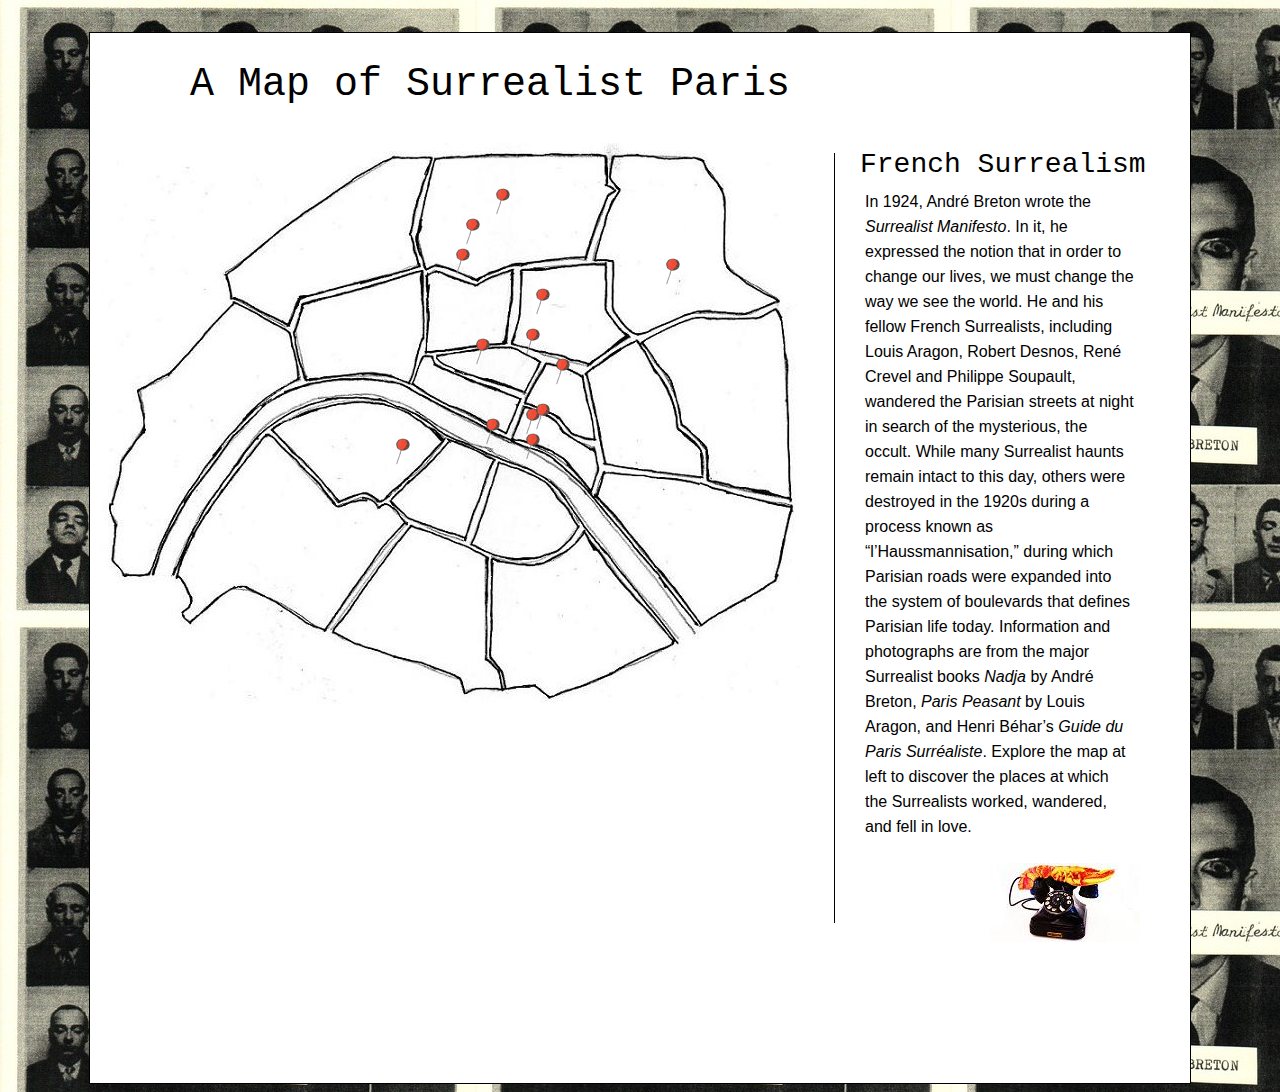
<file: index.html>
<!DOCTYPE HTML>
<html>
	<head>

		<base target="_blank">

		<meta charset="utf-8">

			<style>
  		body{
  		  background: url('Images/surrealismmanifesto.jpg');
  		}
			</style>

				<script src="js/jquery-1.9.1.js"></script>



				<script type="text/javascript">
				$(document).ready(function(){
					$("#pinbureau").click(function(){
						//alert("pinbureau");
						$("#bureaubrief").show();
						$(".pin").hide();
					});


					$(".close").click(function(){
						//alert("close");
						$("#bureaubrief").hide();
						$(".pin").show();
					});
               });
				</script>

				<script type="text/javascript">
				$(document).ready(function(){
					$("#bureaubrief").hide();
				});
				</script>

			<script type="text/javascript">
				$(document).ready(function(){
					$("#pinBC").click(function(){
						//alert("pinBC");
						$("#briefBC").show();
						$(".pin").hide();
					});

					$(".close").click(function(){
						//alert("close");
						$("#briefBC").hide();
						$(".pin").show();
					});
               });
				</script>

			<script type="text/javascript">
				$(document).ready(function(){
					$("#briefBC").hide();
				});
				</script>

				<script type="text/javascript">
				$(document).ready(function(){
					$("#pinCemetery").click(function(){
						//alert("pinBC");
						$("#briefCemetery").show();
						$(".pin").hide();
					});

					$(".close").click(function(){
						//alert("close");
						$("#briefCemetery").hide();
						$(".pin").show();
					});
               });
				</script>

			<script type="text/javascript">
				$(document).ready(function(){
					$("#briefCemetery").hide();
				});
				</script>

				<script type="text/javascript">
				$(document).ready(function() {
					$("#pinFlowers").click(function(){
						//alert("pin");
						$("#briefFlowers").show();
						$(".pin").hide();
					});

					$(".close").click(function(){
						//alert("close");
						$("#briefFlowers").hide();
						$(".pin").show();
					});
               });
				</script>

			<script type="text/javascript">
				$(document).ready(function(){
					$("#briefFlowers").hide();
				});
				</script>

				<script type="text/javascript">
				$(document).ready(function() {
					$("#pinSO").click(function(){
						//alert("pin");
						$("#briefSO").show();
						$(".pin").hide();
					});

					$(".close").click(function(){
						//alert("close");
						$("#briefSO").hide();
						$(".pin").show();
					});
               });
				</script>

			<script type="text/javascript">
				$(document).ready(function(){
					$("#briefSO").hide();
				});
				</script>

				<script type="text/javascript">
				$(document).ready(function() {
					$("#pintourSJ").click(function(){
						//alert("pin");
						$("#brieftourSJ").show();
						$(".pin").hide();
					});

					$(".close").click(function(){
						//alert("close");
						$("#brieftourSJ").hide();
						$(".pin").show();
					});
               });
				</script>

			<script type="text/javascript">
				$(document).ready(function(){
					$("#brieftourSJ").hide();
				});
				</script>

				<script type="text/javascript">
				$(document).ready(function() {
					$("#pinPassage").click(function(){
						//alert("pin");
						$("#briefPassage").show();
						$(".pin").hide();
					});

					$(".close").click(function(){
						//alert("close");
						$("#briefPassage").hide();
						$(".pin").show();
					});
               });
				</script>

			<script type="text/javascript">
				$(document).ready(function(){
					$("#briefPassage").hide();
				});
				</script>

				<script type="text/javascript">
				$(document).ready(function() {
					$("#pinPB").click(function(){
						//alert("pin");
						$("#briefPB").show();
						$(".pin").hide();
					});

					$(".close").click(function(){
						//alert("close");
						$("#briefPB").hide();
						$(".pin").show();
					});
               });
				</script>

			<script type="text/javascript">
				$(document).ready(function(){
					$("#briefPB").hide();
				});
				</script>

				<script type="text/javascript">
				$(document).ready(function() {
					$("#pinFranz").click(function(){
						//alert("pin");
						$("#briefFranz").show();
						$(".pin").hide();
					});

					$(".close").click(function(){
						//alert("close");
						$("#briefFranz").hide();
						$(".pin").show();
					});
               });
				</script>

			<script type="text/javascript">
				$(document).ready(function(){
					$("#briefFranz").hide();
				});
				</script>

				<script type="text/javascript">
				$(document).ready(function() {
					$("#pinPorteSD").click(function(){
						//alert("pin");
						$("#briefPorteSD").show();
						$(".pin").hide();
					});

					$(".close").click(function(){
						//alert("close");
						$("#briefPorteSD").hide();
						$(".pin").show();
					});
               });
				</script>

			<script type="text/javascript">
				$(document).ready(function(){
					$("#briefPorteSD").hide();
				});
				</script>

				<script type="text/javascript">
				$(document).ready(function() {
					$("#pinDauphine").click(function(){
						//alert("pin");
						$("#briefDauphine").show();
						$(".pin").hide();
					});

					$(".close").click(function(){
						//alert("close");
						$("#briefDauphine").hide();
						$(".pin").show();
					});
               });
				</script>

			<script type="text/javascript">
				$(document).ready(function(){
					$("#briefDauphine").hide();
				});
				</script>

				<script type="text/javascript">
				$(document).ready(function() {
					$("#pinMeslay").click(function(){
						//alert("pin");
						$("#briefMeslay").show();
						$(".pin").hide();
					});

					$(".close").click(function(){
						//alert("close");
						$("#briefMeslay").hide();
						$(".pin").show();
					});
               });
				</script>

			<script type="text/javascript">
				$(document).ready(function(){
					$("#briefMeslay").hide();
				});
				</script>

				<script type="text/javascript">
				$(document).ready(function() {
					$("#pinPompidou").click(function(){
						//alert("pin");
						$("#briefPompidou").show();
						$(".pin").hide();
					});

					$(".close").click(function(){
						//alert("close");
						$("#briefPompidou").hide();
						$("#.pin").show();
					});
               });
				</script>

			<script type="text/javascript">
				$(document).ready(function(){
					$("#briefPompidou").hide();
				});
				</script>

				<link href='http://fonts.googleapis.com/css?family=Amatic+SC' rel='stylesheet' type='text/css'>

				<link href='http://fonts.googleapis.com/css?family=Lato:300' rel='stylesheet' type='text/css'>

				<link href='http://fonts.googleapis.com/css?family=Coustard' rel='stylesheet' type='text/css'>

				<title>A Map of Surrealist Paris | Home </title>

				<link type="text/css" rel="stylesheet" href="css/Site.css">

	</head>

<body>

<div id="allcontent">

<div id="mainpgcontent">

	<div id="title">
	<h1>
	A Map of Surrealist Paris
	</h1>
	</div>


	<div id="subtitle">
	<h3>
	French Surrealism
	</h3>
	</div>
	<div id="about">
	<p>
	In 1924, André Breton wrote the <em>Surrealist Manifesto</em>. In it, he expressed the notion that in order to
	change our lives, we must change the way we see the world. He and his fellow French Surrealists,
	including Louis Aragon, Robert Desnos, René Crevel and Philippe Soupault, wandered the Parisian
	streets at night in search of the mysterious, the occult. While many Surrealist haunts remain
	intact to this day, others were destroyed in the 1920s during a process known as “l’Haussmannisation,”
	during which Parisian roads were expanded into the system of boulevards that defines Parisian life today.
	Information and photographs are from the major Surrealist books <em>Nadja</em> by André Breton, <em>Paris Peasant</em> by
	Louis Aragon, and Henri Béhar’s <em>Guide du Paris Surréaliste</em>. Explore the map at left to
	discover the places at which the Surrealists worked, wandered, and fell in love.
	</p>
	</div>

	<div id="lobster">
	<img src="Images/lobsterphone.jpg" alt="Lobster Telephone">
	</div>

	<div id="map">
	<img src="Images/mapsketch.jpg" alt="Map of Paris">
	</div>

	<div class="pin">
	<div id="pinbureau">
	<img src="Images/pushpin.png" onmouseover="this.src='Images/pushpinbig.png'"
	onmouseout="this.src='Images/pushpin.png'" alt="Bureau pushpin">
	</div>
	</div>



	<div id="bureaubrief">

    <h5><a href="ResearchHQ.html">Central Bureau for Surrealist Research</a></h5>
	<h6> 15, rue de Grenelle, 7e</h6>


	<div class="close">x</div>

	<div class="textpicunit">
		<div class="info">
		<p>Robert Desnos’s <em>Fantomas</em> and André Breton’s <em>Surrealism Manifesto</em> were tacked to the wall with forks,
		and a plaster model of a woman’s bust hung from the ceiling.  </p>
		</div>

		<div class="popupPic">
		<img src="Images/Bureau.jpg" alt="Surrealist Research Bureau">
		</div>

	</div>  <!--closes textpicunit-->
</div>  <!--closes "" div-->



	<div class="pin">
		<div id="pinBC">
		<img src="Images/pushpin.png" onmouseover="this.src='Images/pushpinbig.png'"
	onmouseout="this.src='Images/pushpin.png'" alt="Buttes-Chaumont pushpin">      <!--code source: helplogger.blogspot.com-->
		</div>
	</div>

	<div id="briefBC">

	<h5><a href="Buttes-Chaumont.html">Buttes-Chaumont Park</a></h5>
	<h6> Rue Manin and Rue Botzaris, 19e </h6>

	<div class="close">x</div>

	<div class="textpicunit">
		<div class="info">
		<div id="infoBC">
		<p> a “seedy . . . oasis in a popular neighborhood.”  </p>
		</div>
		</div>

		<img src="Images/BCPont.jpg" alt="The Pont Suicides">

	</div>  <!--closes textpicunit-->
	</div>


	<div class="pin">
		<div id="pinCemetery">
		<img src="Images/pushpin.png" onmouseover="this.src='Images/pushpinbig.png'"
	onmouseout="this.src='Images/pushpin.png'" alt="Montmartre pushpin">
		</div>
	</div>

	<div id="briefCemetery">

	<h5><a href="Cemetery.html">Montmartre Cemetery</a></h5>
	<h6> 20, avenue Rachel, 18e </h6>

	<div class="close">x</div>

	<div class="textpicunit">
		<div class="info">
		<div id="infoCemetery">
		<p> “Neither flowers, nor crown, nor cross, nor statue. I believe neither in God nor in glory.”</p>
		</div>
		</div>

		<img src="Images/Braunergrave.jpg" alt="Victor Brauner's Grave">

	</div>  <!--closes textpicunit-->
	</div>

	<div class="pin">
		<div id="pinSO">
		<img src="Images/pushpin.png" onmouseover="this.src='Images/pushpinbig.png'"
	onmouseout="this.src='Images/pushpin.png'" alt="SaintOuen pushpin">
		</div>
	</div>

	<div id="briefSO">

	<h5><a href="FleaMarket.html">The Flea Market at Saint Ouen</a></h5>
	<h6> 109 avenue Michelet, 93 Saint Ouen, 18e</h6>

	<div class="close">x</div>

	<div class="textpicunit">
		<div class="info">
		<div id="infoSO">
		<p> “I am there often, looking for objects one cannot find anywhere else—out of fashion,
		broken, useless, almost incomprehensible.”</p>
		</div>
		</div>

		<img src="Images/SaintOuenmain.jpg" alt="Saint Ouen Flea Market">

	</div>  <!--closes textpicunit-->
	</div>

	<div class="pin">
		<div id="pintourSJ">
		<img src="Images/pushpin.png" onmouseover="this.src='Images/pushpinbig.png'"
	onmouseout="this.src='Images/pushpin.png'" alt="Tour SaintJacques pushpin">
		</div>
	</div>

	<div id="brieftourSJ">

	<h5><a href="TourSaint-Jacques.html">Tour Saint-Jacques</a></h5>
	<h6> Square Saint-Jacques, 4e</h6>

	<div class="close">x</div>

	<div class="textpicunit">
		<div class="info">
		<div id="infotourSJ">
		<p> André Breton and Robert Desnos in particular were fascinated by fifteenth-century
		alchemist Nicolas Flamel, who according to legend, was given a code revealing the
		secrets of transmutation by a man named Abraham.</p>
		</div>
		</div>

		<img src="Images/TowerSJmain.jpg" alt="Tour Saint-Jacques at night">

	</div>  <!--closes textpicunit-->
	</div>

	<div class="pin">
		<div id="pinPassage">
		<img src="Images/pushpin.png" onmouseover="this.src='Images/pushpinbig.png'"
	onmouseout="this.src='Images/pushpin.png'" alt="PassageOpera pushpin">
		</div>
	</div>

	<div id="briefPassage">

	<h5><a href="PassageOpera.html">Passage de l’Opera</a></h5>
	<h6> boulevard des Italiens, 9e </h6>

	<div class="close">x</div>


		<div class="info">
		<div id="infoPassage">
		<p> “All of the nightlife of imagination . . . the way in which a small
		shadow is lost and perpetuates in the poorly-lit zones of human activity.
		It’s there that the spiritual beacons appear . . . The door of mystery, a human
		misstep opens it, and there we are in the realm of shadow.”</p>
		</div>
		</div>


		<img src="Images/Passage.jpg" alt="Passage de l'Opera">


	 <!--closes textpicunit-->
	</div>

<div class="pin">
		<div id="pinPB">
		<img src="Images/pushpin.png" onmouseover="this.src='Images/pushpinbig.png'"
	onmouseout="this.src='Images/pushpin.png'" alt="PlaceBlanche pushpin">
		</div>
</div>

	<div id="briefPB">

	<h5><a href="PlaceBlanche.html">Place Blanche</a></h5>
	<h6> 82 boulevard de Clichy, 9e</h6>

	<div class="close">x</div>

	<div class="textpicunit">
		<div class="info">
		<div id="infoPB">
		<p> The Surrealists met at café Cyrano to share their work and plan projects over
		mandarin curaçao cocktails.</p>
		</div>
		</div>

		<img src="Images/PlaceBlanchemain.jpg" alt="Place Blanche">

	</div>  <!--closes textpicunit-->
	</div>

<div class="pin">
	<div id="pinFranz">
	<img src="Images/pushpin.png" onmouseover="this.src='Images/pushpinbig.png'"
	onmouseout="this.src='Images/pushpin.png'" alt="FranzLiszt pushpin">
	</div>
</div>

	<div id="briefFranz">

	<h5><a href="PlaceFranz.html">Place Franz-Liszt</a></h5>
	<h6>rue de La Fayette, 10e</h6>

	<div class="close">x</div>

	<div class="textpicunit">
		<div class="info">
		<div id="infoFranz">
		<p> “I was just crossing the intersection whose name I either ignored or don't remember,
		the one in front of a church. All of a sudden, although she may have been ten
		feet in front of me, coming from the opposite direction, I see a young woman.”</p>
		</div>
		</div>

		<img src="Images/PlaceFranzmain.jpg" alt="A drawing by the 'young woman' (Nadja)">

	</div>  <!--closes textpicunit-->
	</div>

<div class="pin">
	<div id="pinPorteSD">
	<img src="Images/pushpin.png" onmouseover="this.src='Images/pushpinbig.png'"
	onmouseout="this.src='Images/pushpin.png'" alt="SaintDenis pushpin">
	</div>
</div>

	<div id="briefPorteSD">

	<h5><a href="PorteSD.html">Porte Saint-Denis</a></h5>
	<h6>rue Saint-Denis et boulevard Saint-Denis, 2e/3e/10e</h6>

	<div class="close">x</div>

	<div class="textpicunit">
		<div class="info">
		<div id="infoPorteSD">
		<p> “[The gates] were recently part of the wall surrounding Paris, which gives these vessels,
		as if carried away by the centrifugal force of the city, an aspect which is completely boundless.”</p>
		</div>
		</div>

		<img src="Images/PorteSDmain.jpg" alt="Porte Saint-Denis">

	</div>  <!--closes textpicunit-->
	</div>

<div class="pin">
	<div id="pinFlowers">
	<img src="Images/pushpin.png" onmouseover="this.src='Images/pushpinbig.png'"
	onmouseout="this.src='Images/pushpin.png'" alt="FlowerMarket pushpin">
	</div>
</div>

	<div id="briefFlowers">

	<h5><a href="Flowers.html">The Flower Market at Ile de la Cité </a></h5>
	<h6> Place Louis Lépine Quai de la Corse, 1er </h6>

	<div class="close">x</div>

	<div class="textpicunit">
		<div class="info">
		<p> “As if in a dream, there are always flower beds before us, you lean toward these
		flowers surrounded by shadow as if it were less to smell them than to abduct their secrets—and
		such a gesture, in itself, is the most moving response you could give to the question I do not ask you.”  </p>
		</div>

		<div id="Flowersmain">
		<img src="Images/MarcheFleurslocation.jpg" alt="Flower Market">
		</div>

	</div>  <!--closes textpicunit-->
	</div>


<div class="pin">
	<div id="pinDauphine">
	<img src="Images/pushpin.png" onmouseover="this.src='Images/pushpinbig.png'"
	onmouseout="this.src='Images/pushpin.png'" alt="PlaceDauphine pushpin">
	</div>
</div>

	<div id="briefDauphine">

	<h5><a href="PlaceDauphine.html">Place Dauphine and Pont-Neuf</a></h5>
	<h6>1er </h6>

	<div class="close">x</div>

	<div class="textpicunit">
		<div class="info">
		<div id="infoDauphine">
		<p>  “You see that window over there? It’s black like all the others.
		Look closely. In a minute it will light up. It will be red.”</p>
		</div>
		</div>

		<img src="Images/placeDauphinemain.jpg" alt="Place Dauphine">

	</div>  <!--closes textpicunit-->
	</div>

<div class="pin">
	<div id="pinMeslay">
	<img src="Images/pushpin.png" onmouseover="this.src='Images/pushpinbig.png'"
	onmouseout="this.src='Images/pushpin.png'" alt="rueMeslay pushpin">
	</div>
</div>

	<div id="briefMeslay">

	<h5><a href="RueMeslay.html">Rue Meslay</a></h5>
	<h6>3e</h6>

	<div class="close">x</div>

	<div class="textpicunit">
		<div class="info">
		<div id="infoMeslay">
		<p> "Naked, but surrounded like a mummy in is bandages by a multitude of mirrors,
		 a mannequin barely covered in a silk scarf turns her barely-sketched face.”  </p>
		 </div>
		</div>

		<img src="Images/Meslaymain.jpg" alt="rue Meslay">

	</div>  <!--closes textpicunit-->
	</div>

<div class="pin">
	<div id="pinPompidou">
	<img src="Images/pushpin.png" onmouseover="this.src='Images/pushpinbig.png'"
	onmouseout="this.src='Images/pushpin.png'" alt="Pompidou pushpin">
	</div>
</div>

	<div id="briefPompidou">

	<h5><a href="CentrePompidou.html">Centre Pompidou</a></h5>
	<h6>Place Georges Pompidou, 4e</h6>

	<div class="close">x</div>

	<div class="textpicunit">
		<div class="info">
		<div id="infoPompidou">
		<p>  Surrealist works exhibited include: Max Ernst’s Ubu Imperator (1923)
		and Chimeras (1929), Salvador Dalí’s Sometimes I Spit with Pleasure on the Portrait
		of my Mother (1929) and William Tell (1930), Girgio de Chirico’s Premonitory Portrait
		of Guillaume Apollinaire (1919), and several works by Paul Klee.   </p>
		</div>
		</div>

		<div id="picPompidou">
		<img src="Images/PompidouDalimain.jpg" alt="Dali Painting">
		</div>

	</div>  <!--closes textpicunit-->
	</div>

	</div> <!--closes "mainpgcontent" div-->

</div>  <!--closes "allcontent" div-->

</body>

</html>
</file>
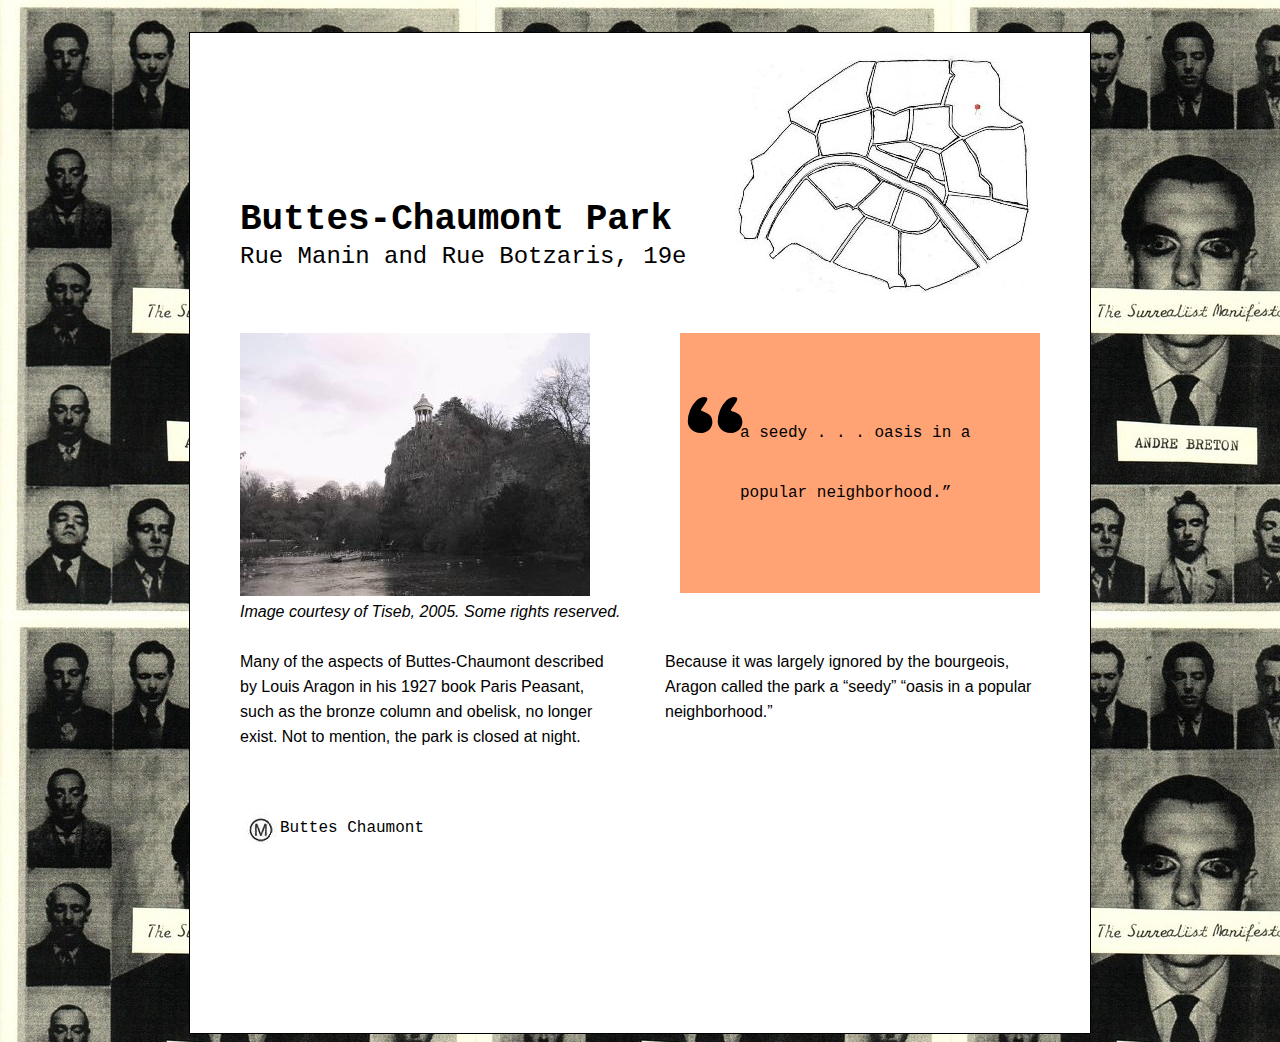
<file: Buttes-Chaumont.html>
<!DOCTYPE HTML>
<html>
	<head>
	<meta charset="utf-8">

	<title>Buttes-Chaumont Park</title>
	<link type="text/css" rel="stylesheet" href="css/Site.css">

	<style>
  		body{
  		  background: url('Images/surrealismmanifesto.jpg');
  		}
  	</style>

	<link href='http://fonts.googleapis.com/css?family=Amatic+SC' rel='stylesheet' type='text/css'>

	<link href='http://fonts.googleapis.com/css?family=Lato:300' rel='stylesheet' type='text/css'>

	<link href='http://fonts.googleapis.com/css?family=Droid+Serif' rel='stylesheet' type='text/css'>


				<link href='http://fonts.googleapis.com/css?family=Coustard' rel='stylesheet' type='text/css'>


	</head>

<body>

<div id="allcontent">


  <div id="locationcontent">

	<div id="locationheaders">
	<p class="locationtitle">
	Buttes-Chaumont Park
	</p>

	<h2>
	 Rue Manin and Rue Botzaris, 19e
	</h2>
	</div>

	<div id="minimap">
	<a href="../surrealist-paris/index.html"><img src="Images/mapBC.JPG" onmouseover="this.src='Images/minimaphome.JPG'"
	onmouseout="this.src='Images/mapBC.JPG'" alt="You are at Buttes-Chaumont Park"></a>
	</div>

	<div id="mainpic">
	<img src="Images/ButtesChaumont.jpg" alt="Park Buttes-Chaumont">
	</div>

	<p id="captionBC">
	<i>Image courtesy of Tiseb, 2005. Some rights reserved.</i>
	</p>



	<div id="pullBC">
	<span id="quotemarkBC">“</span>a seedy . . . oasis in a popular neighborhood.”
	</div>



	<div id="locationinfo">
	<p class="locationcol">
	Many of the aspects of Buttes-Chaumont described by Louis Aragon in his 1927 book Paris Peasant, such as
	the bronze column and obelisk, no longer exist. Not to mention, the park is closed at night.
	Because it was largely ignored by the bourgeois, Aragon called the park a
	“seedy” “oasis in a popular neighborhood.”
	</p>

	<div id="metroBCpic">
	<img src="Images/metro.JPG" alt="Metro">
	</div>

	<p id="metroBC">
	Buttes Chaumont
	</p>


	</div>



 </div>

 </div>

	</body>


</html>
</file>
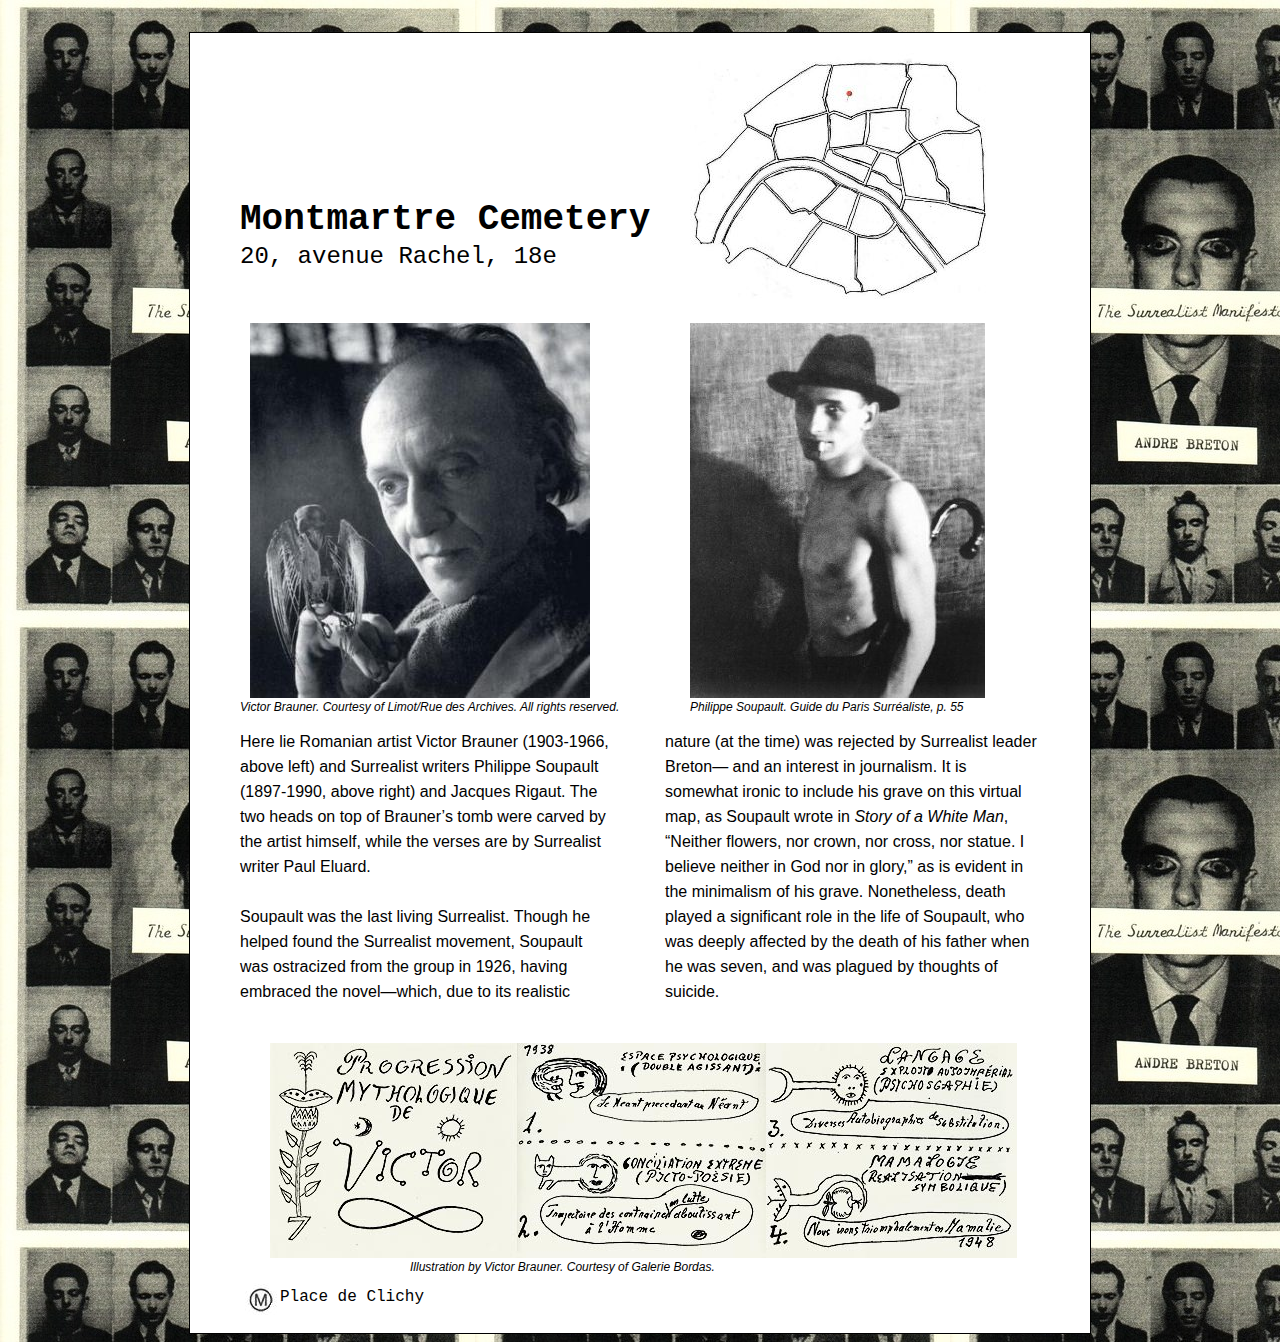
<file: Cemetery.html>
<!DOCTYPE HTML>
<html>
	<head>
	<meta charset="utf-8">

	<title>Montmartre Cemetery</title>
	<link type="text/css" rel="stylesheet" href="css/Site.css">

	<style>
  		body{
  		  background: url('Images/surrealismmanifesto.jpg');
  		}
  	</style>

	<link href='http://fonts.googleapis.com/css?family=Amatic+SC' rel='stylesheet' type='text/css'>

	<link href='http://fonts.googleapis.com/css?family=Lato:300' rel='stylesheet' type='text/css'>

	<link href='http://fonts.googleapis.com/css?family=Droid+Serif' rel='stylesheet' type='text/css'>


				<link href='http://fonts.googleapis.com/css?family=Coustard' rel='stylesheet' type='text/css'>

	</head>

<body>

<div id="allcontent">


  <div id="locationcontentCemetery">

	<div id="locationheaders">
	<p class="locationtitle">
	Montmartre Cemetery
	</p>

	<h2>
	20, avenue Rachel, 18e
	</h2>
	</div>

	<div id="minimapCemetery">
	<a href="../surrealist-paris/index.html"><img src="Images/mapcemetery.JPG" onmouseover="this.src='Images/minimaphome.JPG'"
	onmouseout="this.src='Images/mapcemetery.JPG'" alt="You are at Montmartre Cemetery"></a>
	</div>

	<div id="picBrauner">
	<img src="Images/VictorBrauner.jpg" alt="Victor Brauner">
	</div>

	<p id="captionBrauner">
	<i>Victor Brauner. Courtesy of Limot/Rue des Archives. All rights reserved.</i>
	</p>


	<div id="picSoupault">
	<img src="Images/Soupault.jpg" alt="Philippe Soupault">
	</div>

	<p id="captionSoupault">
	<i>Philippe Soupault. Guide du Paris Surréaliste, p. 55</i>
	</p>


	<div id="locationinfoCemetery">
	<p class="locationcol">
	Here lie Romanian artist Victor Brauner (1903-1966, above left) and Surrealist writers Philippe Soupault (1897-1990, above right)
		and Jacques Rigaut. The two heads on top of Brauner’s tomb were carved by the artist himself, while the
		verses are by Surrealist writer Paul Eluard.
	<br>
	<br>
	Soupault was the last living Surrealist. Though he helped found the Surrealist movement,
		Soupault was ostracized from the group in 1926, having embraced the novel&mdash;which, due to its realistic nature (at the time)
		was rejected by Surrealist leader Breton&mdash;
		and an interest in journalism. It is somewhat ironic to include his grave on this virtual map, as Soupault wrote in <em>Story of a White Man</em>,
		“Neither flowers, nor crown, nor cross, nor statue. I believe neither in God nor in glory,” as is evident in the minimalism of his grave.
		Nonetheless, death played a significant role in the life of Soupault, who was deeply affected by the death of his father when
		he was seven, and was plagued by thoughts of suicide.
	</p>


	<div id="picBraunerIllus">
	<img src="Images/BraunerIllustration.jpg" alt="an illustration by Victor Brauner">
	</div>

	<p id="captionBraunerIllus">
	<i>Illustration by Victor Brauner. Courtesy of Galerie Bordas.</i>
	</p>

	<div id="metroCemeterypic">
	<img src="Images/metro.JPG" alt="Metro">
	</div>

	<p id="metroCemetery">
	Place de Clichy
	</p>




	</div>



 </div>

 </div>


	</body>


</html>
</file>
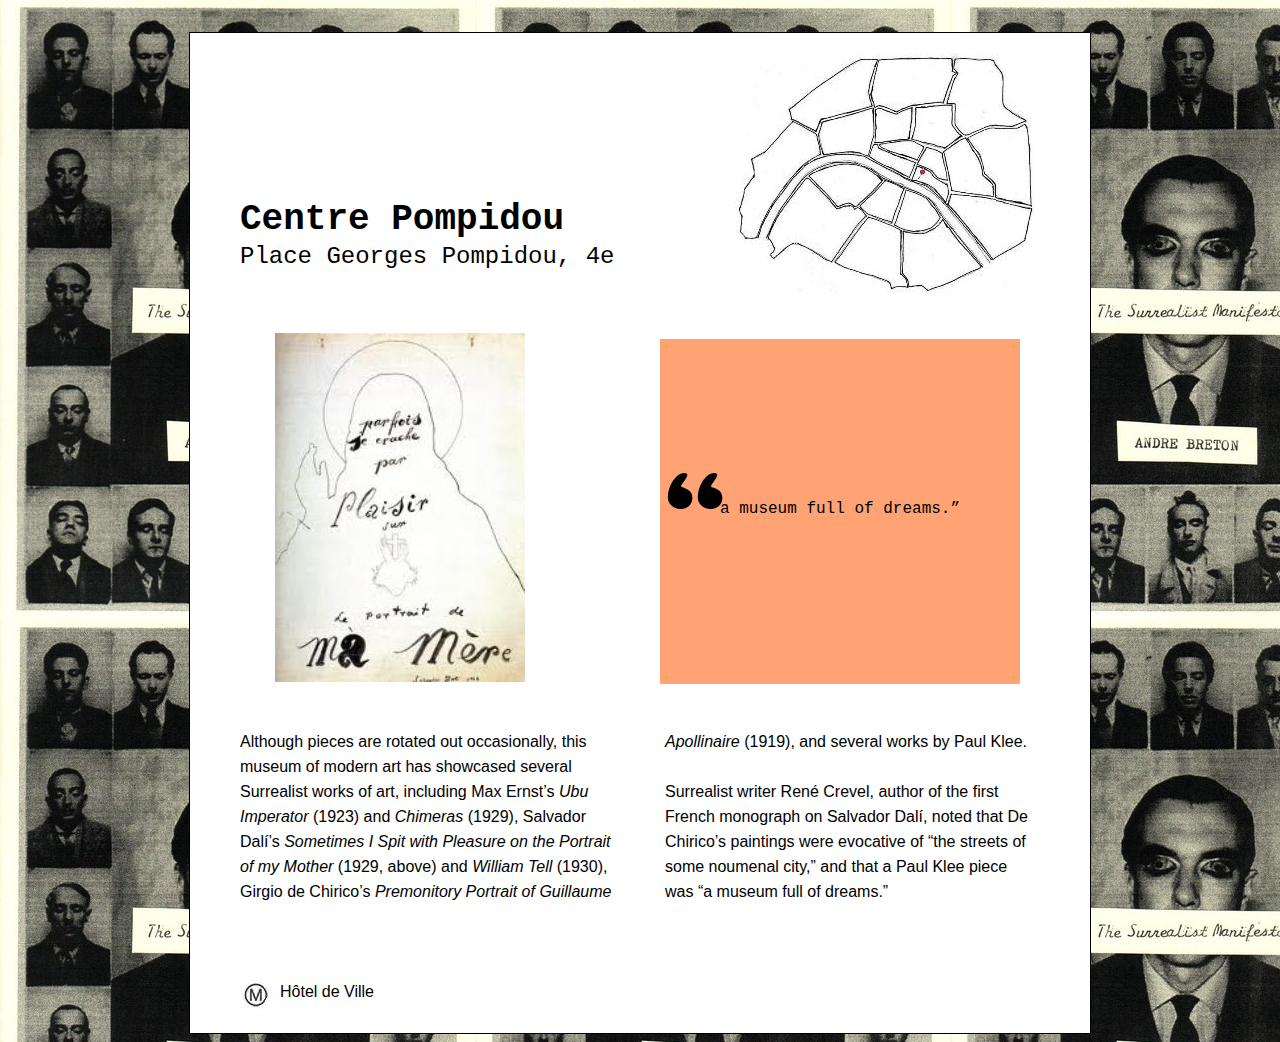
<file: CentrePompidou.html>
<!DOCTYPE HTML>
<html>
	<head>
	<meta charset="utf-8">

	<title>Centre Pompidou</title>

	<link type="text/css" rel="stylesheet" href="css/Site.css">

	<style>
  		body{
  		  background: url('Images/surrealismmanifesto.jpg');
  		}
  	</style>

	<link href='http://fonts.googleapis.com/css?family=Amatic+SC' rel='stylesheet' type='text/css'>

	<link href='http://fonts.googleapis.com/css?family=Lato:300' rel='stylesheet' type='text/css'>

	<link href='http://fonts.googleapis.com/css?family=Droid+Serif' rel='stylesheet' type='text/css'>


				<link href='http://fonts.googleapis.com/css?family=Coustard' rel='stylesheet' type='text/css'>

	</head>

<body>

<div id="allcontent">


  <div id="locationcontent">

	<div id="locationheaders">
	<p class="locationtitle">
	Centre Pompidou
	</p>

	<h2>
	 Place Georges Pompidou, 4e
	</h2>
	</div>

	<div id="minimap">
	<a href="../surrealist-paris/index.html"><img src="Images/mapPompidou.jpg" onmouseover="this.src='Images/minimaphome.JPG'"
	onmouseout="this.src='Images/mapPompidou.jpg'" alt="You are at the Centre Pompidou"></a>
	</div>

	<div id="picDali">
	<img src="Images/PompidouDali.jpg" alt="Sometimes I Spit With Pleasure on the Portrait of My Mother">
	</div>


	<p class="pullPompidou">
	<span id="quotemarkPompidou">“</span>a museum full of dreams.”
	</p>


	<div id="locationinfoPompidou">
	<p class="locationcol">
	 Although pieces are rotated out occasionally, this museum of modern art has showcased several
	Surrealist works of art, including Max Ernst’s <em>Ubu Imperator</em> (1923) and <i>Chimeras</i> (1929),
	Salvador Dalí’s <i>Sometimes I Spit with Pleasure on the Portrait of my Mother</i> (1929, above) and
	<i>William Tell</i> (1930), Girgio de Chirico’s <i>Premonitory Portrait of Guillaume Apollinaire</i> (1919),
	and several works by Paul Klee.
	<br>
	<br>
	Surrealist writer René Crevel, author of the first French monograph on Salvador Dalí,
	noted that De Chirico’s paintings were evocative of “the streets of some noumenal city,”
	and that a Paul Klee piece was “a museum full of dreams.”
	</p>

	<div id="metroPompidoupic">
	<img src="Images/metro.JPG" alt="Metro">
	</div>

	<div id="metro">
	<p>
	Hôtel de Ville
	</p>
	</div>


	</div>



 </div>

 </div>

	</body>


</html>
</file>
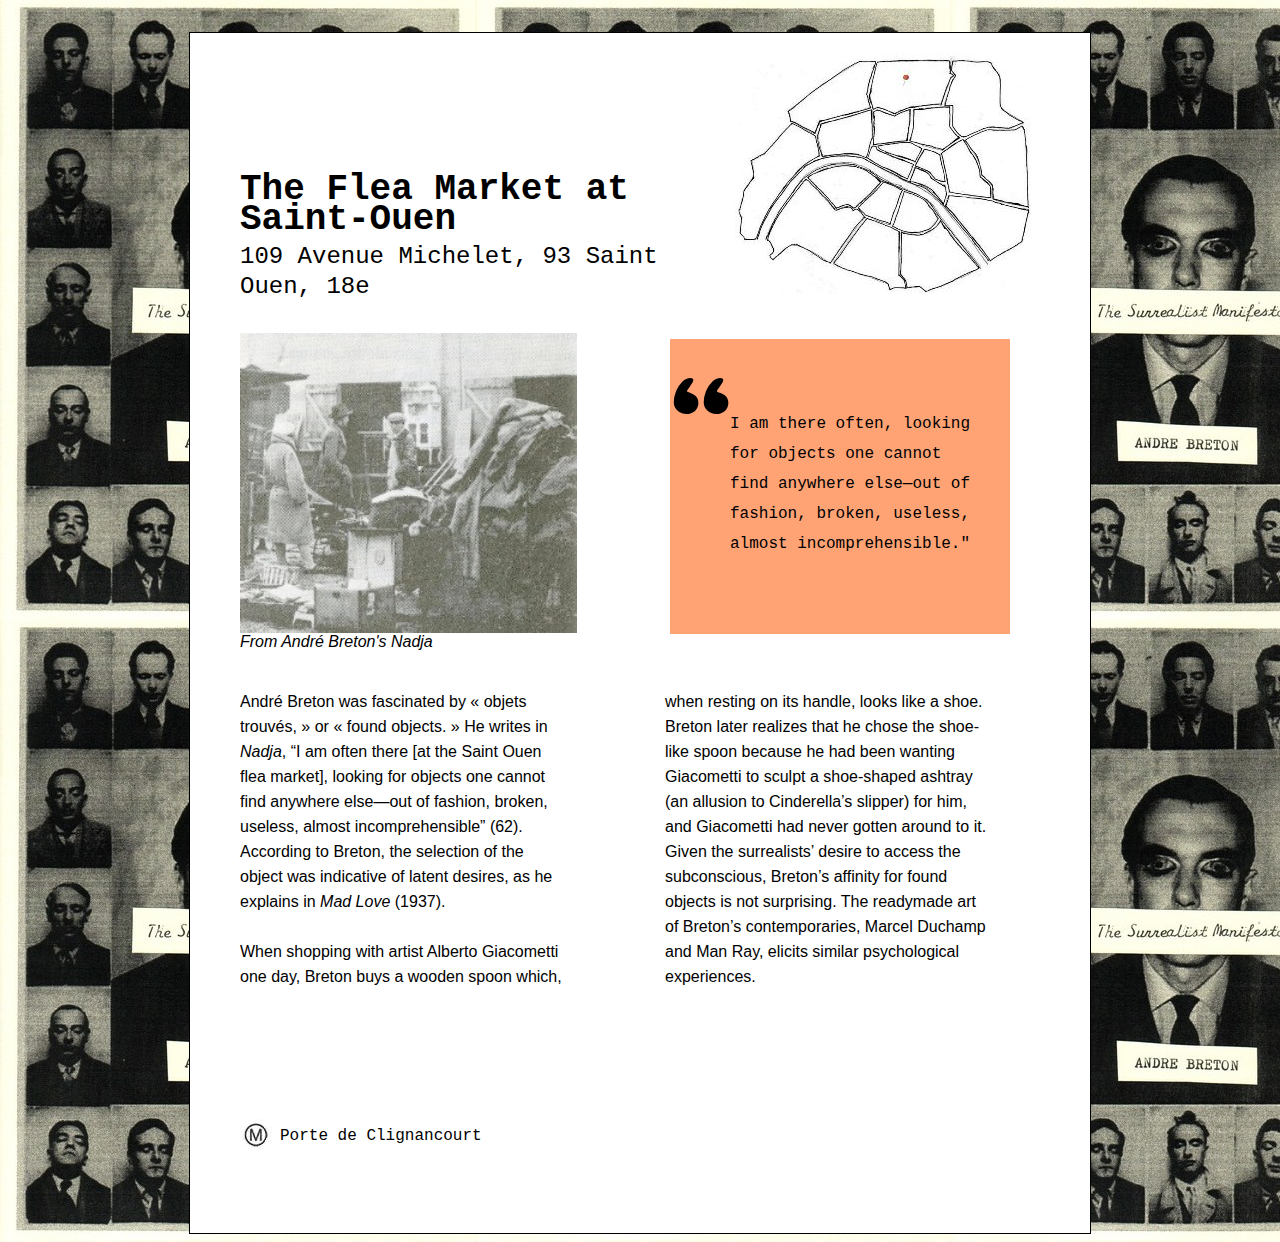
<file: FleaMarket.html>
<!DOCTYPE HTML>
<html>
	<head>
	<meta charset="utf-8">

	<title>The Flea Market at Saint-Ouen</title>

	<style>
  		body{
  		  background: url('Images/surrealismmanifesto.jpg');
  		}
  	</style>

	<link type="text/css" rel="stylesheet" href="css/Site.css">

	<!--<style>
  		body{
  		  background: url('Images/surrealismmanifesto.jpg');

  		}
  	</style>-->

	<link href='http://fonts.googleapis.com/css?family=Amatic+SC' rel='stylesheet' type='text/css'>

	<link href='http://fonts.googleapis.com/css?family=Lato:300' rel='stylesheet' type='text/css'>

	<link href='http://fonts.googleapis.com/css?family=Droid+Serif' rel='stylesheet' type='text/css'>


				<link href='http://fonts.googleapis.com/css?family=Coustard' rel='stylesheet' type='text/css'>

	</head>





<body>

<div id="allcontent">


<div id="wrapper">

  <div id="locationcontentSO">

	<div id="locationheadersSO">
	<p class="locationtitle">
	The Flea Market at Saint-Ouen
	</p>

	<h2>
	109 Avenue Michelet, 93 Saint Ouen, 18e
	</h2>
	</div>

	<div id="minimap">
	<a href="../surrealist-paris/index.html"><img src="Images/mapSO.JPG" onmouseover="this.src='Images/minimaphome.JPG'"
	onmouseout="this.src='Images/mapSO.JPG'" alt="You are at the Saint-Ouen Flea Market"></a>
	</div>

	<div id="mainpic">
	<img src="Images/SaintOuen.jpg" alt="Saint Ouen">
	</div>

	<p id="captionSO">
	<i>From André Breton's Nadja</i>
	</p>


	<p id="pullSO">
	<span id="quotemarkSO">“</span>I am there often, looking for objects one cannot find anywhere else—out
	of fashion, broken, useless, almost incomprehensible."
	</p>


	<div id="locationinfo">
	<p id="locationcolSO">
	André Breton was fascinated by « objets trouvés, » or « found objects. » He writes in <em>Nadja</em>,
	“I am often there [at the Saint Ouen flea market], looking for objects one cannot find anywhere else—out
	of fashion, broken, useless, almost incomprehensible” (62). According to Breton, the selection of the object
	was indicative of latent desires, as he explains in <em>Mad Love</em> (1937).
	<br>
	<br>
	When shopping with artist Alberto Giacometti one day, Breton buys a wooden spoon which, when
	resting on its handle, looks like a shoe. Breton later realizes that he chose the shoe-like spoon
	because he had been wanting Giacometti to sculpt a shoe-shaped ashtray (an allusion to Cinderella’s slipper)
	for him, and Giacometti had never gotten around to it. Given the surrealists’ desire to access the subconscious,
	Breton’s affinity for found objects is not surprising. The readymade art of Breton’s contemporaries, Marcel Duchamp
	and Man Ray, elicits similar psychological experiences.
	</p>

	<div id="metroSOpic">
	<img src="Images/metro.JPG" alt="Metro">
	</div>

	<p id="metroSO">
	Porte de Clignancourt
	</p>




	</div>

 </div> <!--div for locationinfo, so text and pics but not the white box behind them z position 1-->

</div> <!--This is the div for "wrapper"-->

	</div> <!--div for "allcontent"-->
	</body>

</html>
</file>
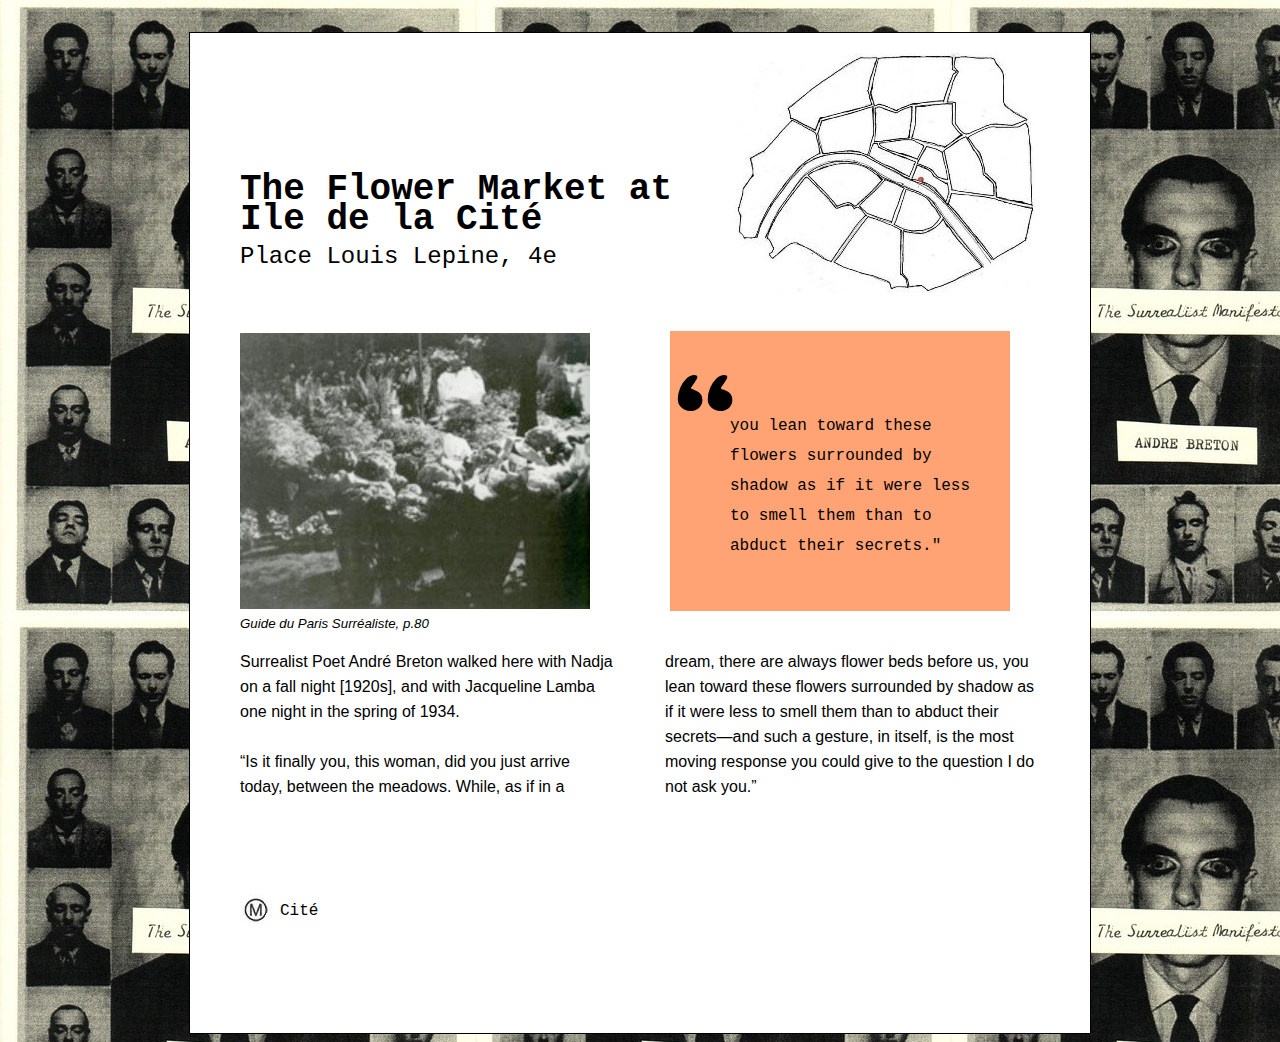
<file: Flowers.html>
<!DOCTYPE HTML>
<html>
	<head>
	<meta charset="utf-8">

	<title>Ile de la Cité Flower Market</title>

	<link type="text/css" rel="stylesheet" href="css/Site.css">

	<style>
  		body{
  		  background: url('Images/surrealismmanifesto.jpg');
  		}
  	</style>

	<link href='http://fonts.googleapis.com/css?family=Amatic+SC' rel='stylesheet' type='text/css'>

	<link href='http://fonts.googleapis.com/css?family=Lato:300' rel='stylesheet' type='text/css'>

	<link href='http://fonts.googleapis.com/css?family=Droid+Serif' rel='stylesheet' type='text/css'>


				<link href='http://fonts.googleapis.com/css?family=Coustard' rel='stylesheet' type='text/css'>

	</head>

<body>

	<div id="allcontent">


  <div id="locationcontent">

	<div id="locationheadersFlowers">
	<p class="locationtitle">
	The Flower Market at Ile de la Cité
	</p>

	<h2>
	Place Louis Lepine, 4e
	</h2>
	</div>

	<div id="minimap">
	<a href="../surrealist-paris/index.html"><img src="Images/mapFlowers.JPG" onmouseover="this.src='Images/minimaphome.JPG'"
	onmouseout="this.src='Images/mapFlowers.JPG'" alt="You are at the Flower Market of Ile de la Cité"></a>
	</div>

	<div id="mainpic">
	<img src="Images/MarcheFleurs.jpg" alt="Metro">
	</div>

	<p id="captionFlowers">
	<i>Guide du Paris Surréaliste, p.80</i>
	</p>

	<p id="pullFlowers">
	<span id="quotemarkFlowers">“</span>you lean toward these flowers
	surrounded by shadow as if it were less to smell them than to abduct their secrets."
	</p>


	<div id="locationinfo">
	<p class="locationcol">
	Surrealist Poet André Breton walked here with Nadja on a fall night [1920s],
	and with Jacqueline Lamba one night in the spring of 1934.
	<br>
	<br>
	“Is it finally you, this woman, did you just arrive today, between the meadows.
	While, as if in a dream, there are always flower beds before us, you lean toward these flowers
	surrounded by shadow as if it were less to smell them than to abduct their secrets—and such a gesture,
	in itself, is the most moving response you could give to the question I do not ask you.”
	</p>

	<div id="metroFlowerspic">
	<img src="Images/metro.JPG" alt="Metro">
	</div>



	<p id="metro">
	Cité
	</p>



	</div>



	</div>

 </div>

	</body>


</html>
</file>
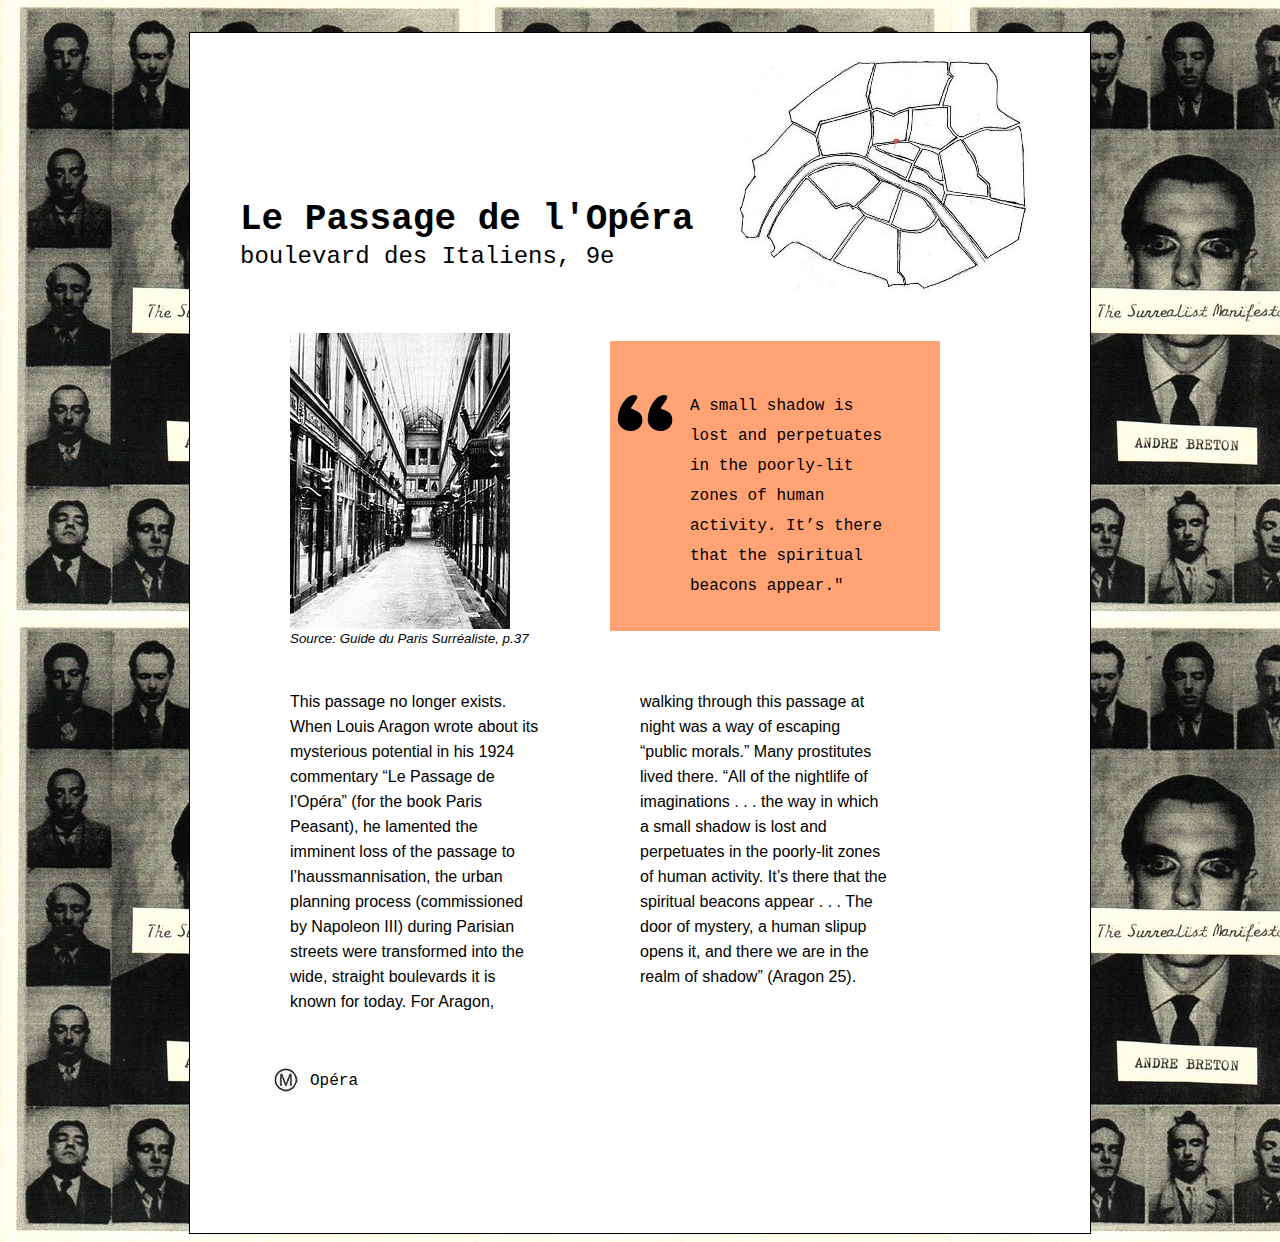
<file: PassageOpera.html>
<!DOCTYPE HTML>
<html>
	<head>
	<meta charset="utf-8">

	<title>Le Passage de l'Opéra</title>

	<link type="text/css" rel="stylesheet" href="css/Site.css">

	<style>
  		body{
  		  background: url('Images/surrealismmanifesto.jpg');
  		}
  	</style>

	<link href='http://fonts.googleapis.com/css?family=Amatic+SC' rel='stylesheet' type='text/css'>

	<link href='http://fonts.googleapis.com/css?family=Lato:300' rel='stylesheet' type='text/css'>

	<link href='http://fonts.googleapis.com/css?family=Droid+Serif' rel='stylesheet' type='text/css'>


				<link href='http://fonts.googleapis.com/css?family=Coustard' rel='stylesheet' type='text/css'>

	</head>

<body>

	<div id="allcontent">


  <div id="locationcontentpassage">

	<div id="locationheaders">
	<p class="locationtitle">
	Le Passage de l'Opéra
	</p>

	<h2>
	boulevard des Italiens, 9e
	</h2>
	</div>

	<div id="minimap">
	<a href="../surrealist-paris/index.html"><img src="Images/mapPassage.JPG" onmouseover="this.src='Images/minimaphome.JPG'"
	onmouseout="this.src='Images/mapPassage.JPG'" alt="You are at Passage Opera"></a>
	</div>

	<div id="picPassage">
	<img src="Images/galerieduBarometre.jpg" alt="Galerie du Barometre in the Passage">
	</div>

	<p id="captionPassage">
	<i>Source: Guide du Paris Surréaliste, p.37</i>
	</p>


	<p id="pullPassage">
	<span id="quotemarkPassage">“</span>A small shadow
	is lost and perpetuates in the poorly-lit zones of human activity. It’s there that the spiritual beacons appear."
	</p>


	<div id="locationinfo">
	<p id="locationcolPassage">
	This passage no longer exists. When Louis Aragon wrote about its mysterious potential in his 1924
	commentary “Le Passage de l’Opéra” (for the book Paris Peasant), he lamented the imminent loss of
	the passage to l’haussmannisation, the urban planning process (commissioned by Napoleon III)
	during Parisian streets were transformed into the wide, straight boulevards it is known for today.
	For Aragon, walking through this passage at night was a way of escaping “public morals.”
	Many prostitutes lived there. “All of the nightlife of imaginations . . . the way in which a small shadow
	is lost and perpetuates in the poorly-lit zones of human activity. It’s there that the spiritual beacons appear . . .
	The door of mystery, a human slipup opens it, and there we are in the realm of shadow” (Aragon 25).
	</p>

	<div id="metroPassagepic">
	<img src="Images/metro.JPG" alt="Metro">
	</div>

	<p id="metropassage">
	Opéra
	</p>




	</div>



 </div>

 </div>


	</body>


</html>
</file>
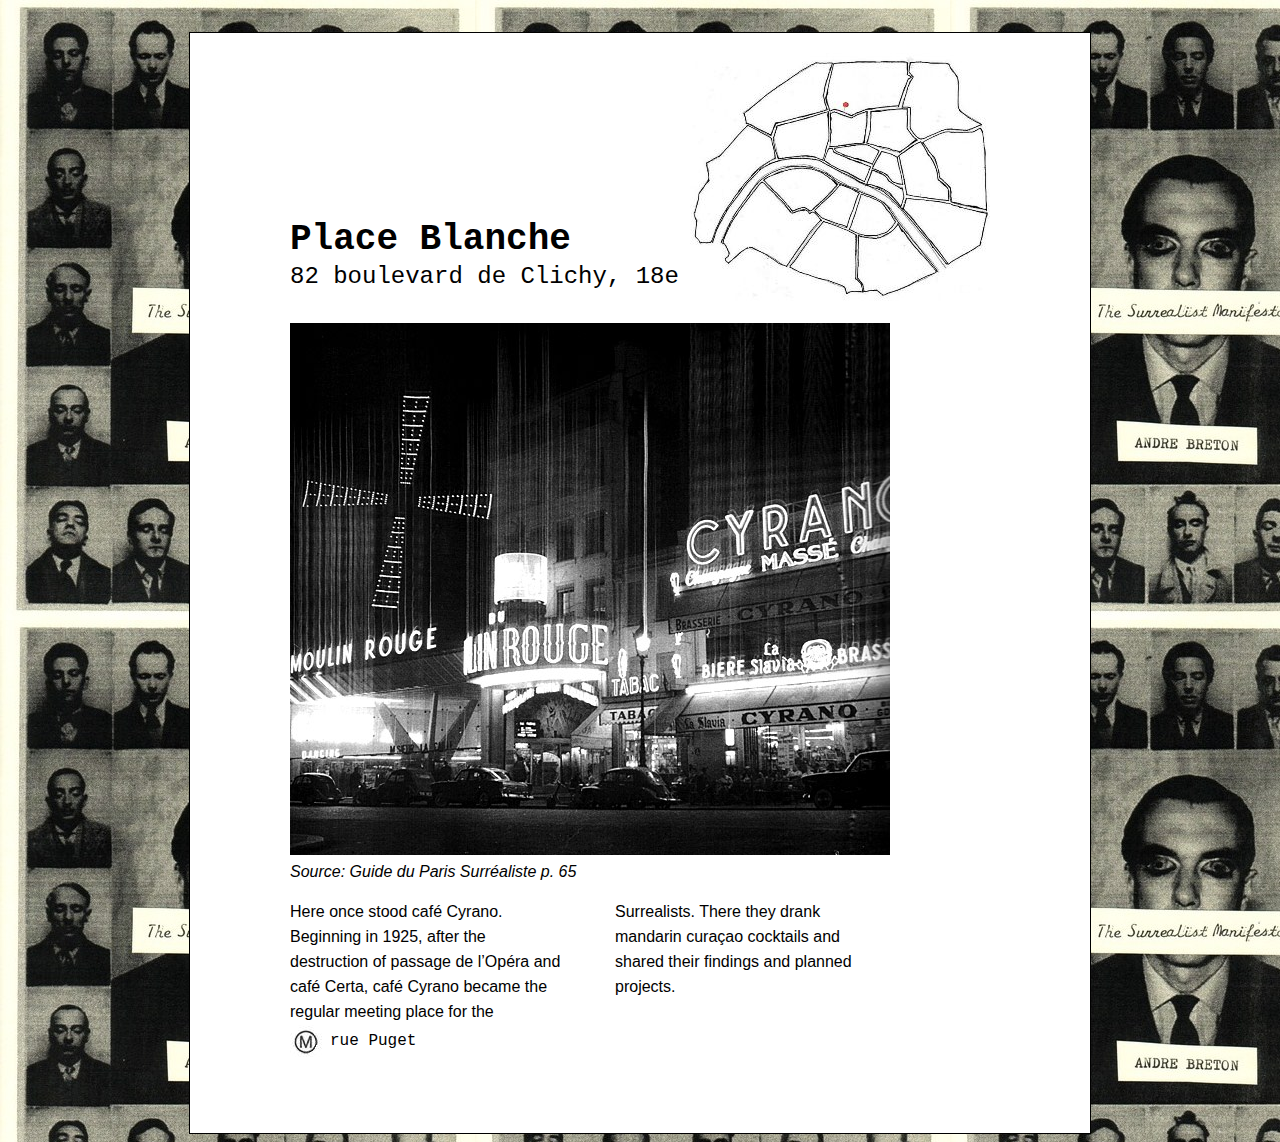
<file: PlaceBlanche.html>
<!DOCTYPE HTML>
<html>
	<head>
	<meta charset="utf-8">

	<title>Place Blanche</title>

	<link type="text/css" rel="stylesheet" href="css/Site.css">

	<style>
  		body{
  		  background: url('Images/surrealismmanifesto.jpg');
  		}
  	</style>

	<link href='http://fonts.googleapis.com/css?family=Amatic+SC' rel='stylesheet' type='text/css'>

	<link href='http://fonts.googleapis.com/css?family=Lato:300' rel='stylesheet' type='text/css'>

	<link href='http://fonts.googleapis.com/css?family=Droid+Serif' rel='stylesheet' type='text/css'>


				<link href='http://fonts.googleapis.com/css?family=Coustard' rel='stylesheet' type='text/css'>

	</head>

<body>

<div id="allcontent">


  <div id="locationcontentPB">

	<div id="locationheadersPB">
	<p class="locationtitle">
	Place Blanche
	</p>

	<h2>
	82 boulevard de Clichy, 18e
	</h2>
	</div>

	<div id="minimapPB">
	<a href="../surrealist-paris/index.html"><img src="Images/mapPB.JPG" onmouseover="this.src='Images/minimaphome.JPG'"
	onmouseout="this.src='Images/mapPB.JPG'" alt="You are at Place Blanche"></a>
	</div>

	<div id="mainpicPB">
	<img src="Images/PlaceBlanche.jpg" alt="Place Blanche">
	</div>

	<p id="captionPB">
	<i>Source: Guide du Paris Surréaliste p. 65</i>
	</p>


	<div id="locationinfoPB">
	<p id="locationcolPB">
	Here once stood café Cyrano. Beginning in 1925, after the destruction of passage de l’Opéra and
	café Certa, café Cyrano became the regular meeting place for the Surrealists.
	There they drank mandarin curaçao cocktails and shared their findings and planned projects.
	</p>

	<div id="metropicPB">
	<img src="Images/metro.JPG" alt="Metro">
	</div>

	<p id="metroPB">
	rue Puget
	</p>



	</div>



 </div>

 </div>

	</body>


</html>
</file>
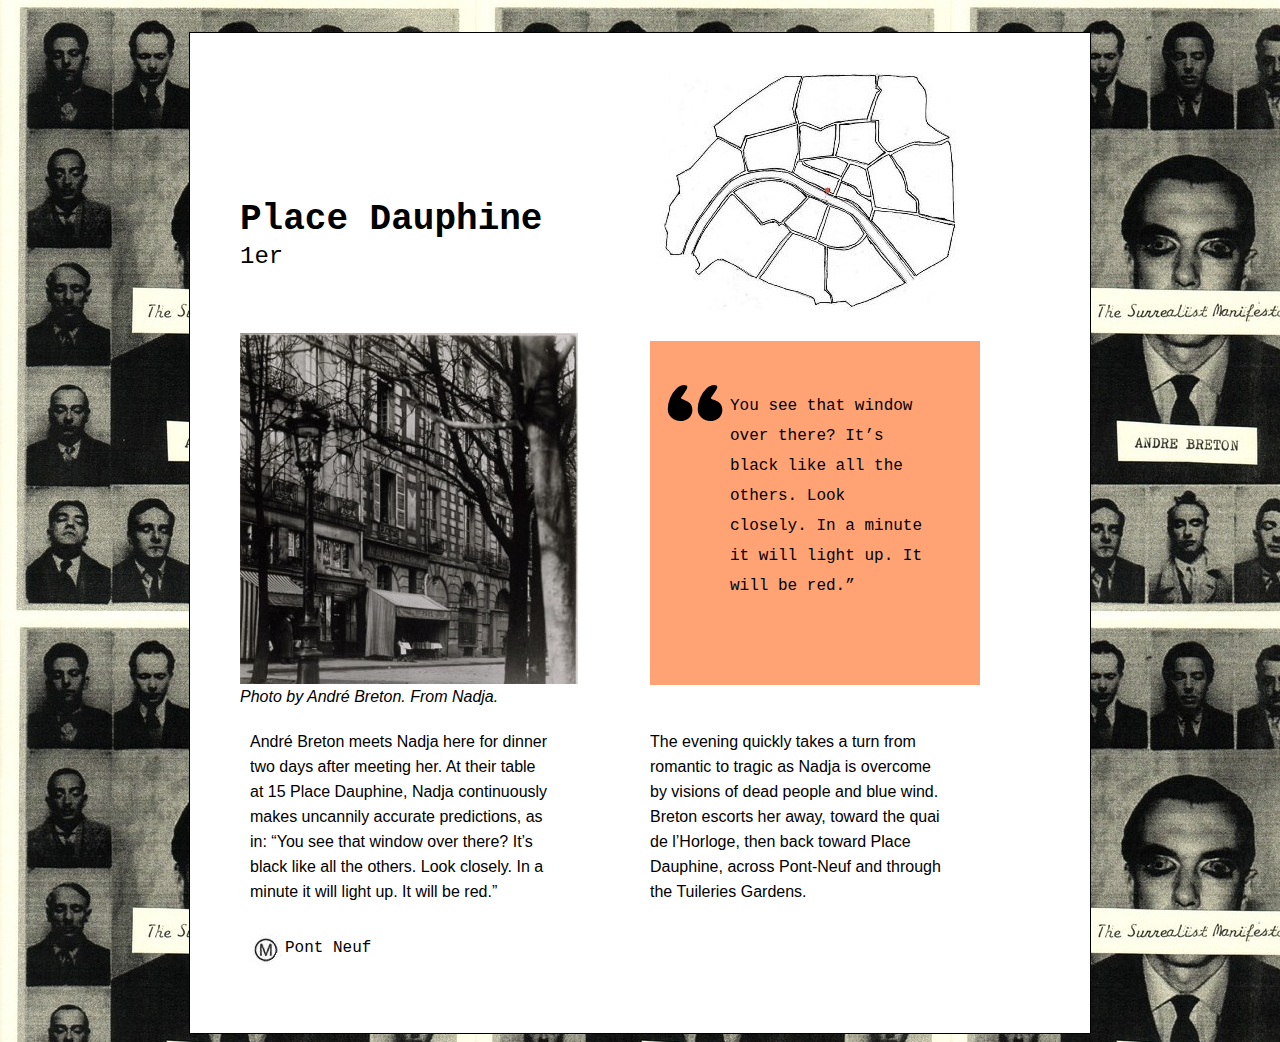
<file: PlaceDauphine.html>
<!DOCTYPE HTML>
<html>
	<head>
	<meta charset="utf-8">

	<title>Place Dauphine and Pont-Neuf</title>

	<link type="text/css" rel="stylesheet" href="css/Site.css">

	<style>
  		body{
  		  background: url('Images/surrealismmanifesto.jpg');
  		}
  	</style>

	<link href='http://fonts.googleapis.com/css?family=Amatic+SC' rel='stylesheet' type='text/css'>

	<link href='http://fonts.googleapis.com/css?family=Lato:300' rel='stylesheet' type='text/css'>

	<link href='http://fonts.googleapis.com/css?family=Droid+Serif' rel='stylesheet' type='text/css'>


				<link href='http://fonts.googleapis.com/css?family=Coustard' rel='stylesheet' type='text/css'>

	</head>

<body>

	<div id="allcontent">


    <div id="locationcontent">

	<div id="locationheaders">
	<p class="locationtitle">
	Place Dauphine
	</p>

	<h2>
	1er
	</h2>
	</div>

	<div id="minimapDauphine">
	<a href="../surrealist-paris/index.html"><img src="Images/mapDauphine.JPG" onmouseover="this.src='Images/minimaphome.JPG'"
	onmouseout="this.src='Images/mapDauphine.JPG'" alt="You are at Place Dauphine"></a>
	</div>


	<div id="mainpic">
	<img src="Images/placeDauphine.jpg" alt="Place Dauphine">
	</div>

	<p id="captionDauphine">
	<i>Photo by André Breton. From Nadja.</i>
	</p>


	<p id="pullDauphine">
	<span id="quotemarkDauphine">“</span>You see that window over there?
	It’s black like all the others. Look closely. In a minute it will light up. It will be red.”
	</p>


	<div id="locationinfo">
	<p id="locationcolDauphine">
	 André Breton meets Nadja here for dinner two days after meeting her. At their table at 15 Place Dauphine,
	Nadja continuously makes uncannily accurate predictions, as in: “You see that window over there?
	It’s black like all the others. Look closely. In a minute it will light up. It will be red.”
	<br>
	The evening quickly takes a turn from romantic to tragic as Nadja is overcome by visions of
	dead people and blue wind. Breton escorts her away, toward the quai de l’Horloge, then back
	toward Place Dauphine, across Pont-Neuf and through the Tuileries Gardens.
	</p>

	<div id="metropicDauphine">
	<img src="Images/metro.JPG" alt="Metro">
	</div>

	<p id="metroDauphine">
	Pont Neuf
	</p>
	</div>



	</div>



 </div>


	</body>


</html>
</file>
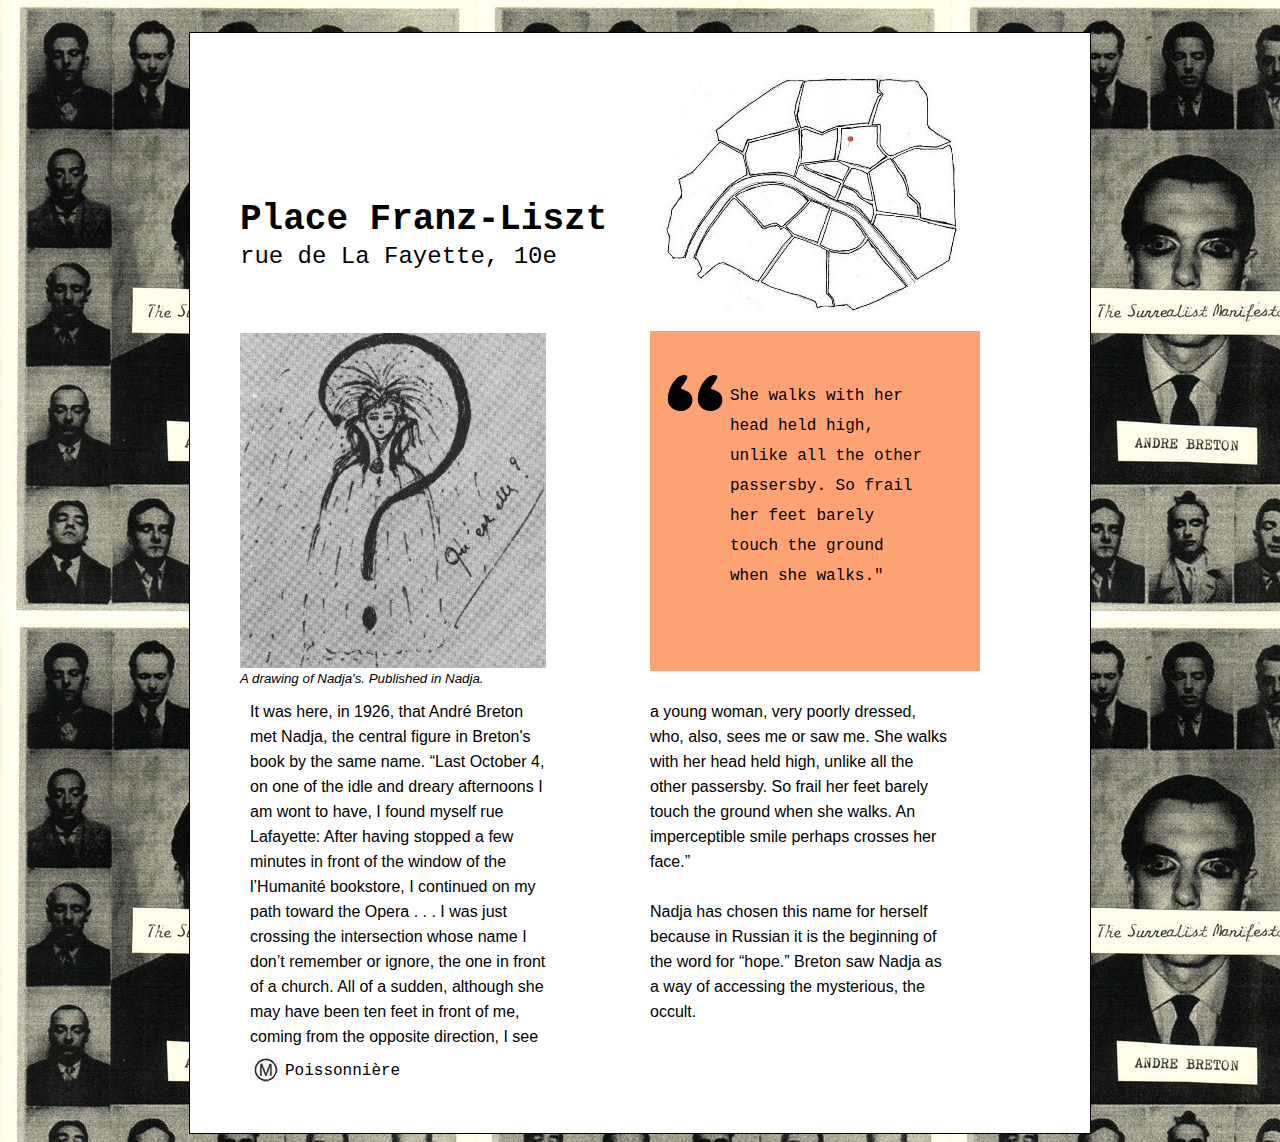
<file: PlaceFranz.html>
<!DOCTYPE HTML>
<html>
	<head>
	<meta charset="utf-8">

	<title>Place Franz-Liszt</title>

	<link type="text/css" rel="stylesheet" href="css/Site.css">

	<style>
  		body{
  		  background: url('Images/surrealismmanifesto.jpg');
  		}
  	</style>

	<link href='http://fonts.googleapis.com/css?family=Amatic+SC' rel='stylesheet' type='text/css'>

	<link href='http://fonts.googleapis.com/css?family=Lato:300' rel='stylesheet' type='text/css'>

	<link href='http://fonts.googleapis.com/css?family=Droid+Serif' rel='stylesheet' type='text/css'>


				<link href='http://fonts.googleapis.com/css?family=Coustard' rel='stylesheet' type='text/css'>

	</head>

<body>

	<div id="allcontent">


	<div id="locationcontentFranz">

	<div id="locationheaders">
	<p class="locationtitle">
	Place Franz-Liszt
	</p>

	<h2>
	rue de La Fayette, 10e
	</h2>
	</div>

	<div id="minimapFranz">
	<a href="../surrealist-paris/index.html"><img src="Images/mapplaceFranz.JPG" onmouseover="this.src='Images/minimaphome.JPG'"
	onmouseout="this.src='Images/mapplaceFranz.JPG'" alt="You are at Place Franz"></a>
	</div>


	<div id="mainpic">
	<img src="Images/PlaceFranz.jpg" alt="drawings by Nadja">
	</div>

	<p id="captionFranz">
	<i>A drawing of Nadja's. Published in Nadja.</i>
	</p>


	<p id="pullFranz">
	<span id="quotemarkFranz">“</span>She walks with her head held high, unlike all the other passersby.
	So frail her feet barely touch the ground when she walks."
	</p>


	<div id="locationinfo">
	<p id="locationcolFranz">
	It was here, in 1926, that André Breton met Nadja, the central figure in Breton's book by the same name.
	“Last October 4, on one of the idle and dreary afternoons I am wont to have, I found myself rue Lafayette:
	After having stopped a few minutes in front of the window of the l’Humanité bookstore, I continued on my
	path toward the Opera . . . I was just crossing the intersection whose name I don’t remember or ignore,
	the one in front of a church. All of a sudden, although she may have been ten feet in front of me, coming
	from the opposite direction, I see a young woman, very poorly dressed, who, also, sees me or saw me.
	She walks with her head held high, unlike all the other passersby. So frail her feet barely touch
	the ground when she walks. An imperceptible smile perhaps crosses her face.”
	<br>
	<br>
	Nadja has chosen this name for herself because in Russian it is the beginning of the word for “hope.”
	Breton saw Nadja as a way of accessing the mysterious, the occult.
	</p>

	<div id="metroFranzpic">
	<img src="Images/metro.JPG" alt="Metro">
	</div>

	<p id="metroFranz">
	Poissonnière
	</p>




	</div>



 </div>

 </div>

	</body>


</html>
</file>
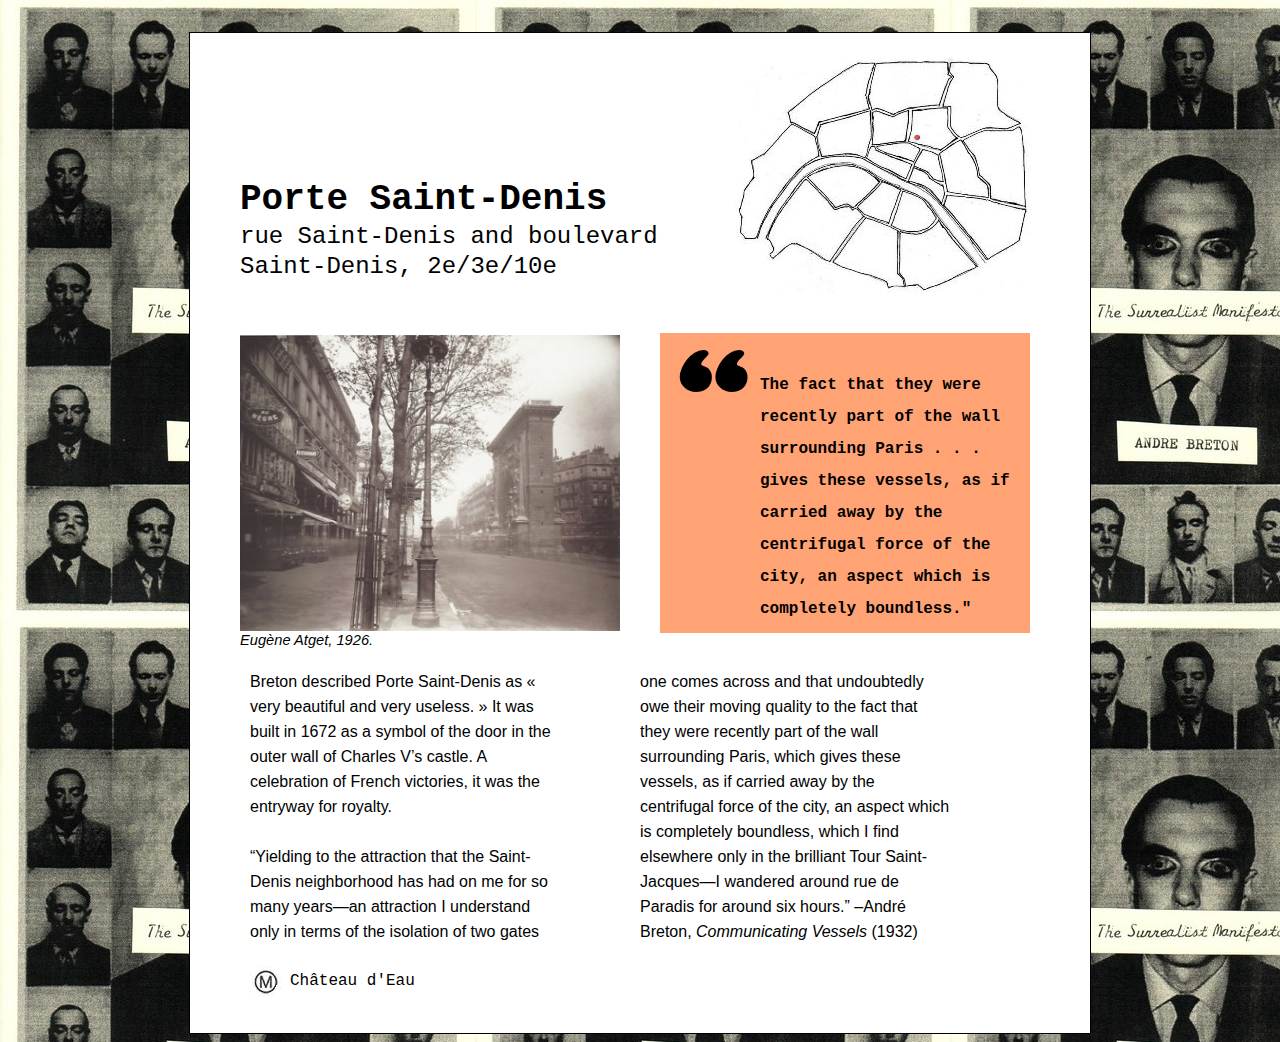
<file: PorteSD.html>
<!DOCTYPE HTML>
<html>
	<head>
	<meta charset="utf-8">

	<title>Porte Saint-Denis</title>

	<link type="text/css" rel="stylesheet" href="css/Site.css">

	<style>
  		body{
  		  background: url('Images/surrealismmanifesto.jpg');
  		}
  	</style>

	<link href='http://fonts.googleapis.com/css?family=Amatic+SC' rel='stylesheet' type='text/css'>

	<link href='http://fonts.googleapis.com/css?family=Lato:300' rel='stylesheet' type='text/css'>

	<link href='http://fonts.googleapis.com/css?family=Droid+Serif' rel='stylesheet' type='text/css'>


				<link href='http://fonts.googleapis.com/css?family=Coustard' rel='stylesheet' type='text/css'>

	</head>

<body>

<div id="allcontent">


	<div id="locationcontent">

	<div id="locationheadersSD">
	<p class="locationtitle">
	Porte Saint-Denis
	</p>

	<h2>
	rue Saint-Denis and boulevard Saint-Denis, 2e/3e/10e
	</h2>
	</div>

	<div id="minimap">
	<a href="../surrealist-paris/index.html"><img src="Images/mapPorteSD.JPG" onmouseover="this.src='Images/minimaphome.JPG'"
	onmouseout="this.src='Images/mapPorteSD.JPG'" alt="You are at Porte Saint-Denis"></a>
	</div>

	<div id="mainpicSD">
	<img src="Images/PorteSD.jpg" alt="Porte Saint-Denis">
	</div>

	<p id="captionSD">
	<i>Eugène Atget, 1926.</i>
	</p>

	<div id="pullquote">
	<p class="pull">
	<span id="quotemark">“</span>The fact that they were recently part of the wall surrounding Paris . . . gives these vessels,
	as if carried away by the centrifugal force of the city, an aspect which is completely boundless."
	</p>
	</div>

	<div id="locationinfo">
	<p id="locationcolSD">
	Breton described Porte Saint-Denis as « very beautiful and very useless. »
	It was built in 1672 as a symbol of the door in the outer wall of Charles V’s castle.
	A celebration of French victories, it was the entryway for royalty.
	<br>
	<br>
	“Yielding to the attraction that the Saint-Denis neighborhood has had on me for so many years—an attraction
	I understand only in terms of the isolation of two gates one comes across and that undoubtedly owe their moving
	quality to the fact that they were recently part of the wall surrounding Paris, which gives these vessels,
	as if carried away by the centrifugal force of the city, an aspect which is completely boundless,
	which I find elsewhere only in the brilliant Tour Saint-Jacques—I wandered around rue de Paradis for around six hours.”
	–André Breton, <em>Communicating Vessels</em> (1932)
	</p>

	<div id="metropicSD">
	<img src="Images/metro.JPG" alt="Metro">
	</div>

	<p id="metroSD">
	Château d'Eau
	</p>



	</div>



 </div>

 </div>

	</body>


</html>
</file>
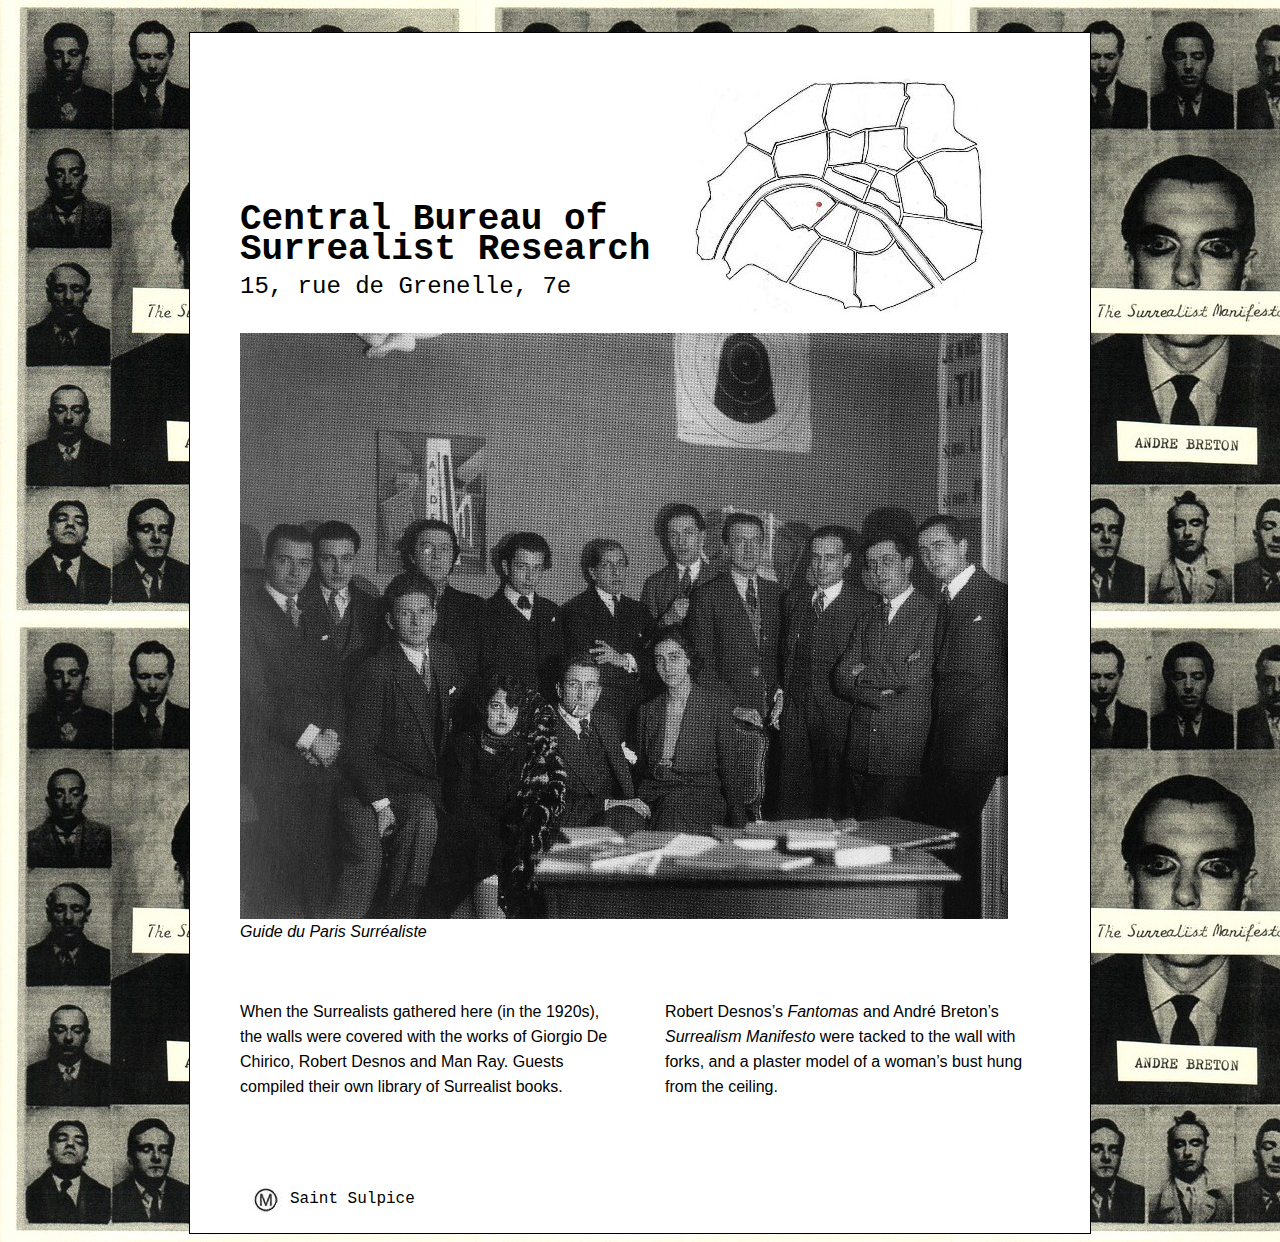
<file: ResearchHQ.html>
<!DOCTYPE HTML>
<html>
	<head>
	<meta charset="utf-8">

	<title>Surrealist Research Bureau</title>

	<link type="text/css" rel="stylesheet" href="css/Site.css">

	<style>
  		body{
  		  background: url('Images/surrealismmanifesto.jpg');
  		}
  	</style>

	<link href='http://fonts.googleapis.com/css?family=Amatic+SC' rel='stylesheet' type='text/css'>

	<link href='http://fonts.googleapis.com/css?family=Lato:300' rel='stylesheet' type='text/css'>

	<link href='http://fonts.googleapis.com/css?family=Droid+Serif' rel='stylesheet' type='text/css'>


				<link href='http://fonts.googleapis.com/css?family=Coustard' rel='stylesheet' type='text/css'>

	</head>

<body>

	<div id="allcontent">


  <div id="locationcontentbureau">

	<div id="locationheaders">
	<p class="locationtitle">
	Central Bureau of Surrealist Research
	</p>

	<h2>
	15, rue de Grenelle, 7e
	</h2>
	</div>

	<div id="minimapbureau">
	<a href="../surrealist-paris/index.html"><img src="Images/mapbureau.JPG" onmouseover="this.src='Images/minimaphome.JPG'"
	onmouseout="this.src='Images/mapbureau.JPG'" alt="You are at the Central Research Bureau"></a>
	</div>

	<div id="mainpic">
	<img src="Images/Bureaulocation.jpg" alt="Central Bureau">
	</div>

	<p id="captionbureau">
	<i>Guide du Paris Surréaliste</i>
	</p>


	<div id="locationinfobureau">
	<p class="locationcol">
	When the Surrealists gathered here (in the 1920s), the walls were covered with the works of Giorgio De Chirico,
		Robert Desnos and Man Ray. Guests compiled their own library of Surrealist books. Robert Desnos’s <i>Fantomas</i> and André Breton’s
		<i>Surrealism Manifesto</i> were tacked to the wall with forks, and a plaster model of a woman’s bust hung from the ceiling.
	</p>

	<div id="metropicbureau">
	<img src="Images/metro.JPG" alt="Metro">
	</div>


	<p id="metrobureau">
	Saint Sulpice
	</p>

	</div>



 </div>

 </div>

	</body>


</html>
</file>
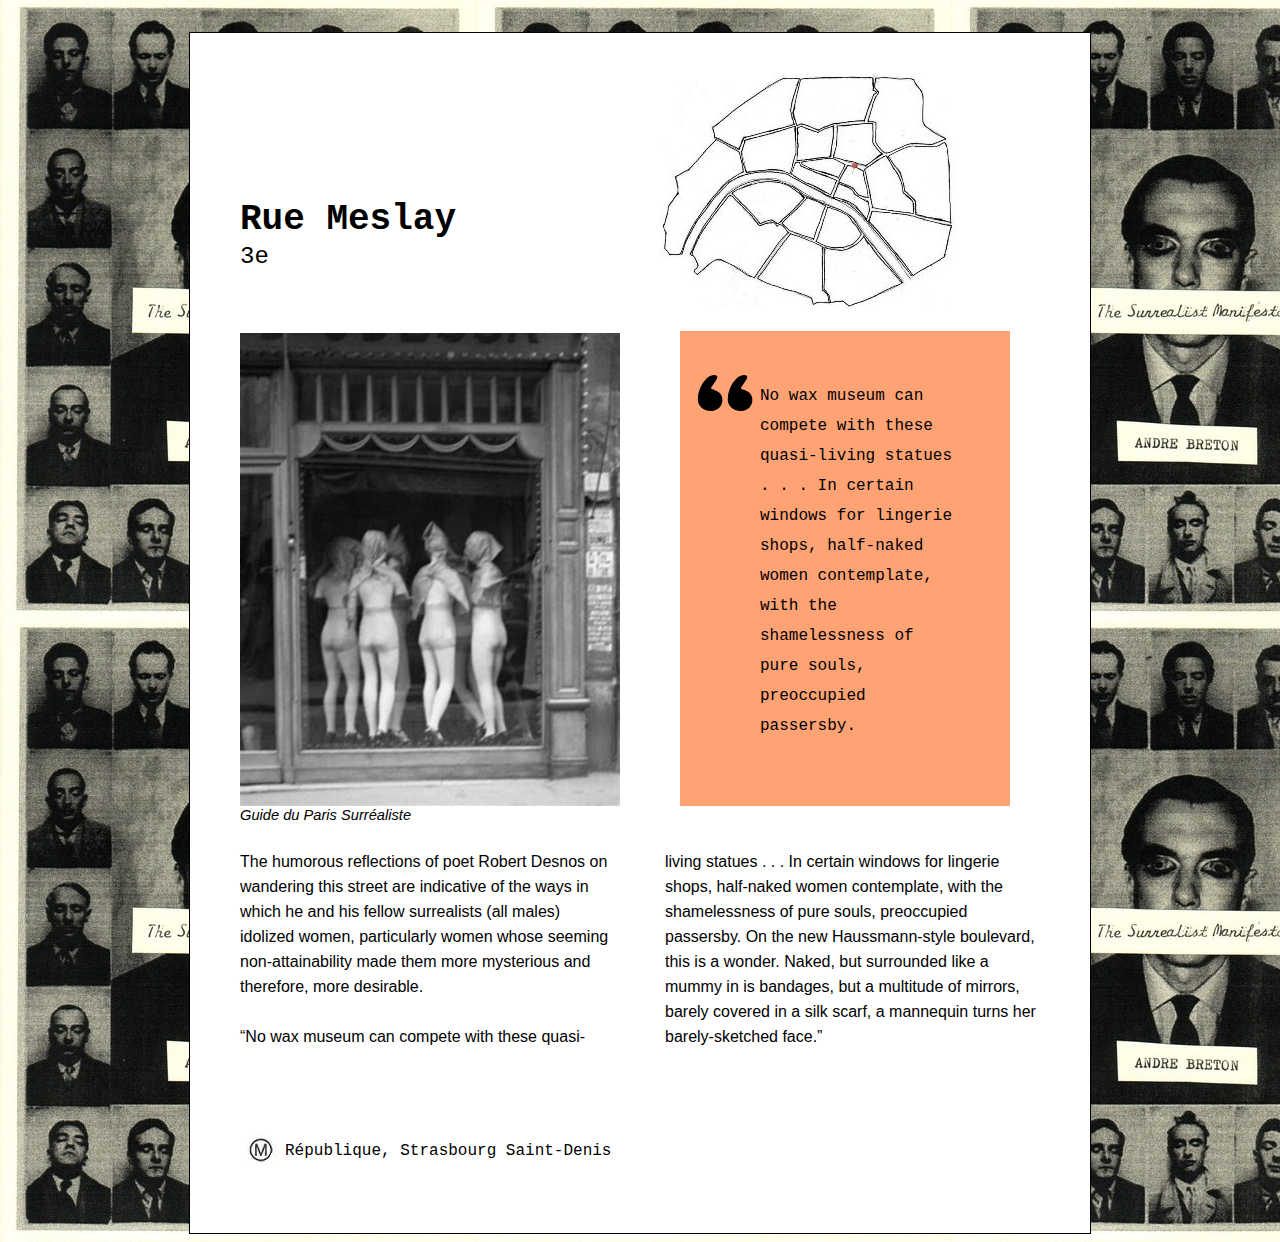
<file: RueMeslay.html>
<!DOCTYPE HTML>
<html>
	<head>
	<meta charset="utf-8">

	<title>Rue Meslay</title>

	<link type="text/css" rel="stylesheet" href="css/Site.css">

	<style>
  		body{
  		  background: url('Images/surrealismmanifesto.jpg');
  		}
  	</style>

	<link href='http://fonts.googleapis.com/css?family=Amatic+SC' rel='stylesheet' type='text/css'>

	<link href='http://fonts.googleapis.com/css?family=Lato:300' rel='stylesheet' type='text/css'>

	<link href='http://fonts.googleapis.com/css?family=Droid+Serif' rel='stylesheet' type='text/css'>


				<link href='http://fonts.googleapis.com/css?family=Coustard' rel='stylesheet' type='text/css'>

	</head>

<body>

<div id="allcontent">


  <div id="locationcontentMeslay">

	<div id="locationheaders">
	<p class="locationtitle">
	Rue Meslay
	</p>

	<h2>
	 3e
	</h2>
	</div>

	<div id="minimapMeslay">
	<a href="../surrealist-paris/index.html"><img src="Images/mapMeslay.JPG" onmouseover="this.src='Images/minimaphome.JPG'"
	onmouseout="this.src='Images/mapMeslay.JPG'" alt="You are on rue Meslay"></a>
	</div>

	<div id="mainpic">
	<img src="Images/Meslay.jpg" alt="A shop on Rue Meslay">
	</div>

	<p id="captionMeslay">
	<i>Guide du Paris Surréaliste</i>
	</p>


	<p id="pullMeslay">
	<span id="quotemarkMeslay">“</span>No wax museum can compete with these quasi-living statues . . .
	In certain windows for lingerie shops,
	half-naked women contemplate, with the shamelessness of pure souls, preoccupied passersby.
	</p>


	<div id="locationinfoMeslay">
	<p class="locationcol">
	The humorous reflections of poet Robert Desnos on wandering this street are indicative of the ways in which he
	and his fellow surrealists (all males) idolized women, particularly women whose seeming non-attainability
	made them more mysterious and therefore, more desirable.
	<br>
	<br>
	“No wax museum can compete with these quasi-living statues . . . In certain windows for lingerie shops,
	half-naked women contemplate, with the shamelessness of pure souls, preoccupied passersby.
	On the new Haussmann-style boulevard, this is a wonder. Naked, but surrounded like a mummy in is bandages,
	but a multitude of mirrors, barely covered in a silk scarf, a mannequin turns her barely-sketched face.”
	</p>

	<div id="metropicMeslay">
	<img src="Images/metro.JPG" alt="Metro">
	</div>

	<p id="metroMeslay">
	République, Strasbourg Saint-Denis
	</p>




	</div>



 </div>

 </div>

	</body>


</html>
</file>
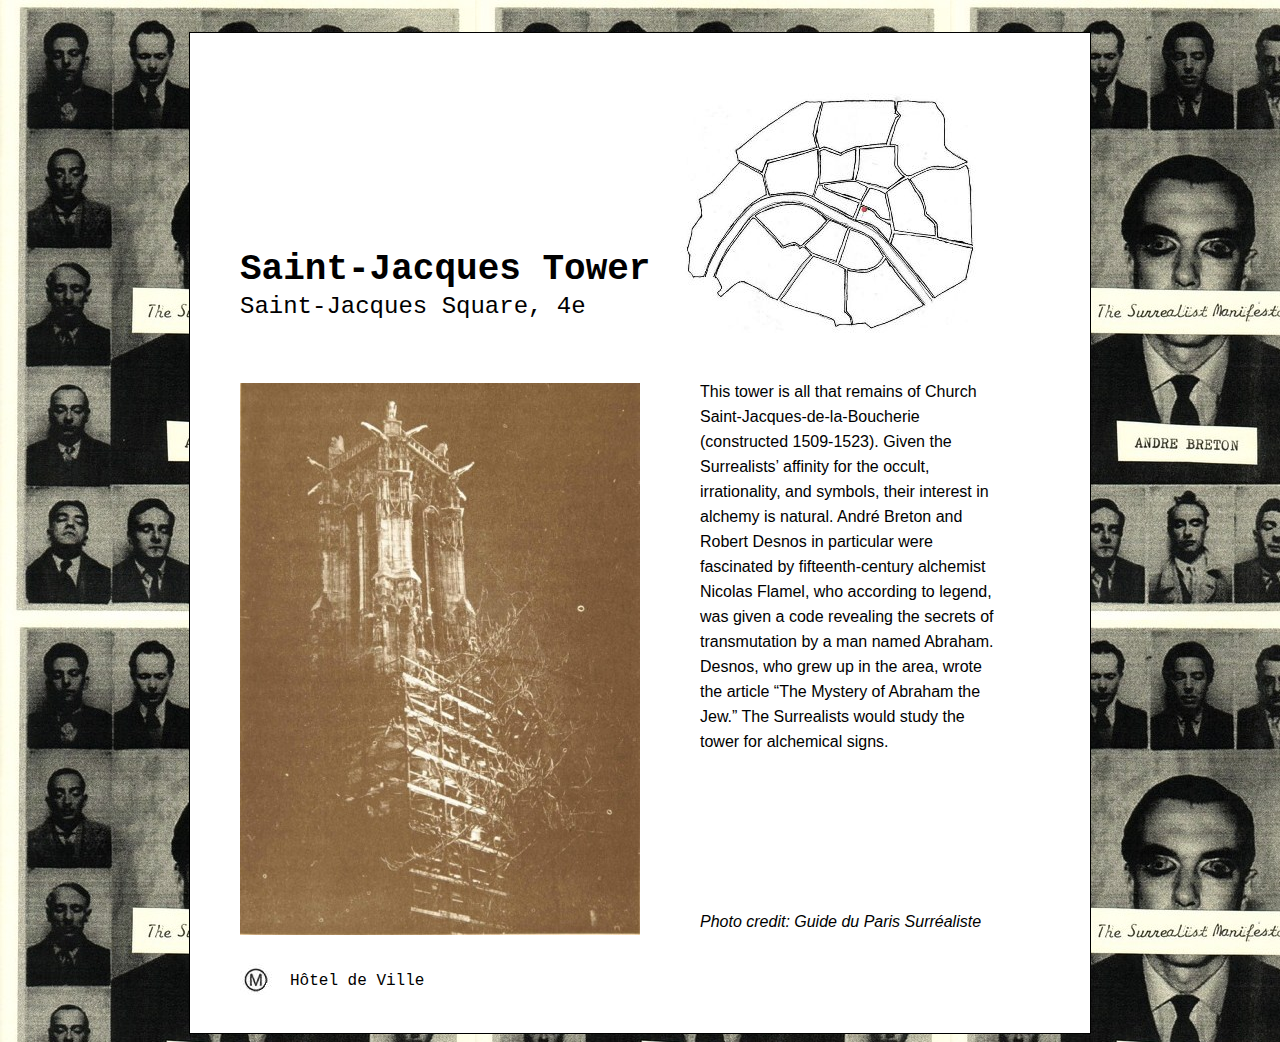
<file: TourSaint-Jacques.html>
<!DOCTYPE HTML>
<html>
	<head>
	<meta charset="utf-8">

	<title>Saint-Jacques Tower</title>

	<link type="text/css" rel="stylesheet" href="css/Site.css">

	<style>
  		body{
  		  background: url('Images/surrealismmanifesto.jpg');
  		}
  	</style>

	<link href='http://fonts.googleapis.com/css?family=Amatic+SC' rel='stylesheet' type='text/css'>

	<link href='http://fonts.googleapis.com/css?family=Lato:300' rel='stylesheet' type='text/css'>

	<link href='http://fonts.googleapis.com/css?family=Droid+Serif' rel='stylesheet' type='text/css'>


				<link href='http://fonts.googleapis.com/css?family=Coustard' rel='stylesheet' type='text/css'>

	</head>

<body>

	<div id="allcontent">


  <div id="locationcontenttourSJ">


	<div id="locationheaderstourSJ">
	<p class="locationtitle">
	Saint-Jacques Tower
	</p>

	<h2>
	Saint-Jacques Square, 4e
	</h2>
	</div>

	<div id="minimaptourSJ">
	<a href="../surrealist-paris/index.html"><img src="Images/mapTourSJ.JPG" onmouseover="this.src='Images/minimaphome.JPG'"
	onmouseout="this.src='Images/mapTourSJ.JPG'" alt="Click to return home"></a>
	</div>

	<div id="mainpictourSJ">
	<img src="Images/TowerSJ.jpg" alt="Tour Saint-Jacques">
	</div>


	<div id="tourSJinfo">
	<p class="locationcol">
	This tower is all that remains of Church Saint-Jacques-de-la-Boucherie (constructed 1509-1523).
	Given the Surrealists’ affinity for the occult, irrationality, and symbols, their interest in alchemy is natural.
	André Breton and Robert Desnos in particular were fascinated by fifteenth-century alchemist Nicolas Flamel,
	who according to legend, was given a code revealing the secrets of transmutation by a man named Abraham.
	Desnos, who grew up in the area, wrote the article “The Mystery of Abraham the Jew.”
	The Surrealists would study the tower for alchemical signs.
	</p>

	<p id="captiontourSJ">
	<i>Photo credit: Guide du Paris Surréaliste</i>
	</p>

	<div id="metropictourSJ">
	<img src="Images/metro.JPG" alt="Metro">
	</div>


	<p id="metrotourSJ">
	Hôtel de Ville
	</p>


	</div>



 </div>

 </div>

	</body>


</html>
</file>
<file: css/Site.css>
/* Site-wide CSS */

/*#allcontent {
	width: 1200px;
	}*/

#mainpgcontent {
	margin-top: 2em;
	position: relative;
	margin-right: auto;
	margin-left: auto;
	padding-bottom: 100px;
	height:950px;
	width: 1100px;
	background-color: #ffffff;
	border: 1.5px solid;
	}

#title {
	position: absolute;
	left: 100px;
	width: 800px;
	top:-10px;
	}


h1 {
	font-family: "Courier New", serif;
	font-weight: normal;
	font-size: 40px;
	line-height: 70px;
	margin-bottom: 0.3em;
	color: #000000;
	z-index: 1;
	}

h2 {
	font-family: "Courier New", serif;
	font-weight: normal;
	font-size: 24px;
	line-height: 30px;
	margin-top: 0em;
	color: #000000;
	margin-top: 0em;
	}

h3 {
	font-family: "Courier New", serif;
	font-weight: normal;
	font-size: 28px;
	line-height: 28px;
	color: #000000;
	}

#subtitle {
	position: absolute;
	top: 90px;
	left: 770px;
	}

h4 {
	font-family: 'Lato', sans-serif;
	font-weight: normal;
	font-size: 28px;
	line-height: 10px;
	color: #000000;
	}

h5 {
	font-family: "Courier New", serif;
	font-weight: bold;
	font-size: 18px;
	line-height: 0px;
	margin-bottom: 0em;
	color: #000000;
	}

h6 {
	font-family: "Courier New", serif;
	font-weight: normal;
	font-size: 16px;
	line-height: 16px;
	margin-top: 1em;
	margin-bottom: 1em;
	color: #000000;
	}


p {
	font-family: "Segoe UI", sans-serif;
	font-size: 12pt;
	font-weight: normal;
	line-height: 25px;
	color: #000000;
	}

#about {
	position: absolute;
	width: 270px;
	height: 450px;
	float: right;
	right: 55px;
	padding-left: 30px;
	top: 120px;
	padding-bottom: 300px;
	padding-top: 20px;
	border-left:thin solid #000000;
	}

#lobster {
	position: absolute;
	top: 830px;
	left: 900px;
		}

#map {
	position: relative;
	top: 110px;
	left: 10px;
	float: left;
	width: 500px;
	}



a:link {
		color: #ff1919;
		text-decoration: none;
		}

a:hover {
	color: #ff9900;
	text-decoration: none;
	}

a:visited {
	color: #808080;
	text-decoration: none;
	}


.info {
	position: absolute;
	width: 200px;
	top: 70px;
	left: 300px;
	border-left:thin solid #000000; padding-left: 10px;
	}

.popupPic {
	position: absolute;
	width: 200px;
	top: 75px;
	left: 25px;
	}

.close {
	font-family: "Segoe UI", sans-serif;
	cursor: pointer;
	position: relative;
	float: right;
	left: -20px;
	top: -60px;
	}


#pinbureau {
	position: absolute;
	left: 300px; top: 400px; bottom: 500px; right: 500px;
	padding: 0;
	float: left;
	cursor: pointer;
	}

#bureaubrief {
	position: absolute;
	left: 200px;
	top: 200px;
	padding-top: 0px; padding-bottom: 10px; padding-right: 20px; padding-left: 30px;
	width: 500px;
	height: 300px;
	background-color: #ffa375;
	border: solid black 1.5px;
	}


#pinBC {
	position: absolute;
	left: 570px; top: 220px; bottom: 500px; right: 500px;
	padding:0;
	cursor: pointer;
	}

#briefBC {
	position: absolute;
	left: 200px;
	top: 200px;
	padding-top: 0px; padding-bottom: 20px; padding-right: 20px; padding-left: 20px;
	width: 500px;
	height: 300px;
	background-color: #ffa375;
	border: solid black 1.5px;
	}

	#infoBC {
		position: absolute;
		height: 150px;
		top: 10px;
		border-left: 1.5px solid;
		padding-left: 20px; padding-top: 60px;
		}

#pinCemetery {
	position: absolute;
	left: 370px; top: 180px; bottom: 500px; right: 700px;
	padding: 0;
	cursor: pointer;
	}

#briefCemetery {
	position: absolute;
	left: 200px;
	top: 200px;
	padding-top: 0px; padding-bottom: 20px; padding-right: 20px; padding-left: 20px;
	width: 500px;
	height: 400px;
	background-color: #ffa375;
	border: solid black 1.5px;
	}

	#infoCemetery {
		position: absolute;
		height: 246px;
		top: 10px;
		border-left: 1.5px solid;
		padding-left: 20px; padding-top: 60px;
		}

#pinSO {
	position: absolute;
	left: 400px; top: 150px; bottom: 700px; right: 700px;
	padding: 0;
	cursor: pointer;
	}

#briefSO {
	position: absolute;
	left: 200px;
	top: 200px;
	padding-top: 0px; padding-bottom: 20px; padding-right: 20px; padding-left: 20px;
	width: 500px;
	height: 300px;
	background-color: #ffa375;
	border: solid black 1.5px;
	}

	#infoSO {
		position: absolute;
		height: 205px;
		top: 10px;
		border-left: 1.5px solid;
		padding-left: 35px; padding-top: 20px;
		}

#pintourSJ {
	position: absolute;
	left: 430px; top: 370px; bottom: 500px; right: 700px;
	cursor: pointer;
	}

#brieftourSJ {
	position: absolute;
	left: 200px;
	top: 200px;
	padding-top: 0px; padding-bottom: 150px; padding-right: 20px; padding-left: 20px;
	width: 500px;
	height: 300px;
	background-color: #ffa375;
	border: solid black 1.5px;
	}

	#infotourSJ {
		height: 345px;
		position: absolute;
		top: 10px;
		border-left: 1.5px solid;
		padding-left: 20px;
		}

#pinPassage {
	position: absolute;
	left: 380px; top: 300px; bottom: 500px; right: 700px;
	cursor: pointer;
	}

	#briefPassage{
	position: absolute;
	left: 200px;
	top: 200px;
	padding-top: 0px; padding-bottom: 20px; padding-right: 20px; padding-left: 20px;
	width: 550px;
	height: 390px;
	background-color: #ffa375;
	border: solid black 1.5px;
	}

	#infoPassage {
		position: absolute;
		top: 10px;
		left: 35px;
		border-left: 1.5px solid;
		padding-left: 20px;
		width: 200px;
		}

	#picPassage {
		position: absolute;
		top:100px;
		bottom: 0px;
		left: 10px;
		padding: 0px;
		}

#pinPB{
	position: absolute;
	left: 360px; top: 210px; bottom: 500px; right: 700px;
	cursor: pointer;
	}

	#briefPB{
	position: absolute;
	left: 200px;
	top: 200px;
	padding-top: 0px; padding-bottom: 20px; padding-right: 20px; padding-left: 20px;
	width: 500px;
	height: 300px;
	background-color: #ffa375;
	border: solid black 1.5px;
	}

	#infoPB {
		height: 190px;
		position: absolute;
		top: 10px;
		border-left: 1.5px solid;
		padding-left: 20px; padding-top: 30px;
		}

#pinFranz {
	position: absolute;
	left: 440px; top: 250px; bottom: 500px; right: 800px;
	cursor: pointer;
	}

	#briefFranz{
	position: absolute;
	left: 200px;
	top: 200px;
	padding-top: 0px; padding-bottom: 20px; padding-right: 20px; padding-left: 20px;
	width: 500px;
	height: 490px;
	background-color: #ffa375;
	border: solid black 1.5px;
	}

	#infoFranz {
		position: absolute;
		top: 7px;
		left: -30px;
		border-left: 1.5px solid;
		padding-left: 40px; padding-top: 50px; padding-bottom: 68px;
		}

#pinPorteSD {
	position: absolute;
	left: 430px; top: 290px; bottom: 500px; right: 700px;
	cursor: pointer;
	}

	#briefPorteSD{
	position: absolute;
	left: 200px;
	top: 200px;
	padding-top: 0px; padding-bottom: 130px; padding-right: 20px; padding-left: 20px;
	width: 500px;
	height: 300px;
	background-color: #ffa375;
	border: solid black 1.5px;
	}

	#infoPorteSD {
		position: absolute;
		top:40px;
		border-left: solid 1.5px #000000;
		padding-left: 20px; padding-bottom: 20px; padding-top: 30px;
		}


#pinFlowers {
	position: absolute;
	left: 430px; top: 395px; bottom: 500px; right: 700px;
	cursor: pointer;
	}

	#briefFlowers {
		position: absolute;
		left: 200px;
		top: 200px;
		padding-top: 0px; padding-bottom: 95px; padding-right: 20px; padding-left: 20px;
		width: 500px;
		height: 300px;
		background-color: #ffa375;
		border: solid black 1.5px;
		}

	#Flowersmain {
		position: absolute;
		top: 120px;
		left: 30px;
		}

#pinDauphine {
	position: absolute;
	left: 390px; top: 380px; bottom: 500px; right: 700px;
	cursor: pointer;
	}

	#briefDauphine{
	position: absolute;
	left: 200px;
	top: 200px;
	padding-top: 0px; padding-bottom: 150px; padding-right: 20px; padding-left: 20px;
	width: 500px;
	height: 300px;
	background-color: #ffa375;
	border: solid black 1.5px;
	}

	#infoDauphine{
		position: absolute;
		top: 10px;
		height: 350px;
		padding-left: 25px;
		border-left: 1.5px solid black;
		}

#pinMeslay {
	position: absolute;
	left: 460px; top: 320px; bottom: 500px; right: 700px;
	cursor: pointer;
	}

	#briefMeslay{
	position: absolute;
	left: 200px;
	top: 200px;
	padding-top: 0px; padding-bottom: 40px; padding-right: 20px; padding-left: 20px;
	width: 500px;
	height: 310px;
	background-color: #ffa375;
	border: solid black 1.5px;
	border: solid black 1.5px;
	}

	#infoMeslay {
		position: absolute;
		left: -50px;
		border-left: thin solid;
		padding-left: 20px;
		padding-top: 40px; padding-bottom: 30px;
		top:20px;
		}

#pinPompidou {
	position: absolute;
	left: 440px; top: 365px; bottom: 500px; right: 700px;
	cursor: pointer;
	}

	#briefPompidou{
	position: absolute;
	left: 200px;
	top: 200px;
	padding-top: 0px; padding-bottom: 20px; padding-right: 20px; padding-left: 20px;
	width: 500px;
	height: 400px;
	background-color: #ffa375;
	border: solid black 1.5px;
	}

	#infoPompidou {
		position: absolute;
		left: -50px;
		top: 20px;
		width: 250px;
		padding-top: 0px; padding-bottom: 20px; padding-right: 20px; padding-left: 20px;
		border-left: thin solid;
		height: 250px;
		}

	#picPompidou {
		position: absolute;
		top: 90px;
		}



p.locationtitle {
	font-family: "Courier New", serif;
	font-weight: bold;
	font-size: 36px;
	line-height: 30px;
	margin-bottom: 0.2em;
	color: #000000;
	margin-top: 2em;
	}

#locationcontent {
	margin-top: 2em;
	position: relative;
	margin-right: auto;
	margin-left: auto;
	height: 1000px;
	width: 900px;
	background-color: #ffffff;
	border: 1.5px solid;
	}

	#locationcontentCemetery {
		margin-top: 2em;
		position: relative;
		margin-right: auto;
		margin-left: auto;
		height: 1300px;
		width: 900px;
		background-color: #ffffff;
		border: 1.5px solid;
		}

	#minimapCemetery {
		position: absolute;
		left: 500px;
		top: 20px;
		}

#locationinfo {
	position: absolute;
	width: 800px;
	float: left;
	padding-right: 0px;
	left: 50px;
	top: 600px;
	}

	#tourSJinfo {
		position: absolute;
		width: 300px;
		float: left;
		padding-right: 0px;
		left: 510px;
		top: 330px;
		}

	#locationinfoCemetery {
		position: absolute;
		width: 800px;
		float: left;
		padding-right: 0px;
		left: 50px;
		top: 680px;
		}

	#locationinfoPompidou {
		position: absolute;
		float: left;
		width: 800px;
		padding-right: 0px;
		left: 50px;
		top: 680px;
		}


p.pull {
	font-family: "Courier New", serif;
	line-height: 24pt;
	font-weight: bold;
	position: absolute;
	top: 20px;
	left: 100px;
	width: 250px;
	margin-bottom: 0em;
	z-index: 1;
		}

	p.pullPompidou {
		position: absolute;
		font-family: "Courier New", serif;
		line-height: 60px;
		z-index: 0;
		top: 290px;
		left: 470px;
		width: 300px;
		padding-left: 60px; padding-top: 140px; padding-bottom: 0px;
		height: 205px;
		margin-bottom: 0em;
		background-color: #ffa375;
		}

#pullquote {
	position: absolute;
	z-index: 0;
	top: 300px;
	left: 470px;
	width: 370px;
	height: 300px;
	margin-bottom: 0em;
	background-color: #ffa375;
	}

	#pullBC {
		position: absolute;
		font-family: "Courier New", serif;
		line-height: 60px;
		z-index: 0;
		top: 300px;
		left: 490px;
		width: 300px;
		padding-left: 60px; padding-top: 70px;
		height: 190px;
		margin-bottom: 0em;
		background-color: #ffa375;
		}

	#captionBC {
		position: absolute;
		top: 550px;
		left: 50px;
		}

	#pullSO {
		position: absolute;
		font-family: "Courier New", serif;
		line-height: 30px;
		z-index: 0;
		top: 290px;
		left: 480px;
		width: 250px;
		padding-left: 60px; padding-right: 30px; padding-top: 70px; padding-bottom: 35px;
		height: 190px;
		margin-bottom: 0em;
		background-color: #ffa375;
		}

		#captionSO {
			position: absolute;
			top: 580px;
			left: 50px;
			}

		#locationcolSO {
			position: absolute;
			top: 20px;
			-moz-column-count:2; /* Firefox */
	-webkit-column-count:2; /* Safari and Chrome */
	column-count:2;
	-moz-column-gap:100px; /* Firefox */
	-webkit-column-gap:150px; /* Safari and Chrome */
	column-gap:100px;
	column-width: 300px;
	-moz-column-width:300px; /* Firefox */
	-webkit-column-width:300px;
			position: absolute;
		width: 750px;
		padding-right: 0px;
		left: 0px;
		top: 40px;
			}

		#locationcontentSO {
			position: relative;
			margin-top: 2em;
		position: relative;
		margin-right: auto;
		margin-left: auto;
		height: 1200px;
		width: 900px;
		background-color: #ffffff;
		border: 1.5px solid;
			}

	#pullFlowers {
		position: absolute;
		font-family: "Courier New", serif;
		line-height: 30px;
		z-index: 0;
		top: 282px;
		left: 480px;
		width: 250px;
		padding-left: 60px; padding-right: 30px; padding-top: 80px; padding-bottom: 10px;
		height: 190px;
		background-color: #ffa375;
		}

	#captionFlowers {
		position: absolute;
		left: 50px;
		top:565px;
		font-size: 10pt;
		}

	#pullPassage {
		position: absolute;
		font-family: "Courier New", serif;
		line-height: 30px;
		z-index: 0;
		top: 292px;
		left: 420px;
		width: 200px;
		padding-left: 80px; padding-right: 50px; padding-top: 50px; padding-bottom: 50px;
		height: 190px;
		background-color: #ffa375;
		}

		#captionPassage {
			position:absolute;
			top:580px;
			left: 100px;
			font-size: 10pt;
			}

			#picPassage {
			position: absolute;
			width: 600px;
			float: left;
			right: 400px;
			left:100px;
			top:300px;
				}


		#locationcontentpassage{
			position: relative;
			margin-top: 2em;
		position: relative;
		margin-right: auto;
		margin-left: auto;
		height: 1200px;
		width: 900px;
		background-color: #ffffff;
		border: 1.5px solid;
			}

		#locationcolPassage {

			-moz-column-count:2; /* Firefox */
		-webkit-column-count:2; /* Safari and Chrome */
		column-count:2;
		-moz-column-gap:100px; /* Firefox */
		-webkit-column-gap:100px; /* Safari and Chrome */
		column-gap:100px;
		column-width: 250px;
		-moz-column-width:250px; /* Firefox */
		-webkit-column-width:250px; /* Safari and Chrome */
		position: absolute;
		width: 600px;
		padding-right: 0px;
		left: 50px;
		top: 40px;
			}


		#metroPassagepic {
		position: absolute;
		top: 430px;
		left: 30px;
		}


		#metropassage {
			position: absolute;
			top: 420px;
			left: 70px;
			font-family: "Courier New", serif;
			}

#quotemark {
	font-family: "Coustard", serif;
	font-size: 100pt;
	position: absolute;
	top:25px;
	left: -85px;
		}

		#quotemarkBC {
		font-family: "Coustard", serif;
		font-size: 100pt;
		position: absolute;
		top:90px;
		left: 0px;
			}

		#quotemarkPompidou {
			font-family: "Coustard", serif;
		font-size: 100pt;
		position: absolute;
		top:160px;
		left: 0px;
			}

		#quotemarkSO {
			font-family: "Coustard", serif;
		font-size: 100pt;
		position: absolute;
		top:80px;
		left: -4px;
			}

		#quotemarkFlowers{
			font-family: "Coustard", serif;
		font-size: 100pt;
		position: absolute;
		top:85px;
		left: 0px;
			}

		#quotemarkPassage {
			font-family: "Coustard", serif;
		font-size: 100pt;
		position: absolute;
		top:95px;
		left: 0px;
			}

#locationheaders {
	position: absolute;
	width: 600px;
	top: 100px;
	padding-left: 50px; /*from border of container, not of page */

	font-weight: normal;
	font-size: 34px;
	line-height: 30px;
	margin-top: 0em;

		}

	#locationheadersSO {
		position: absolute;
		width: 500px;
		top: 70px;
		padding-left: 50px; /*from border of container, not of page */

		font-weight: normal;
		font-size: 34px;
		line-height: 60px;
		margin-top: 0em;

		}

	#locationheadersFlowers{
		position: absolute;
		width: 500px;
		top: 70px;
		padding-left: 50px; /*from border of container, not of page */

		font-weight: normal;
		font-size: 34px;
		line-height: 60px;
		margin-top: 0em;

		}

#minimap {
	position: absolute;
	left: 545px;
	top: 20px;
	cursor: pointer;
	}

#mainpic {
	position: absolute;
	width: 600px;
	float: left;
	right: 400px;
	left: 50px;
	top:300px;
	}

	#picBrauner {
		position: absolute;
	width: 600px;
	float: left;
	right: 400px;
	left: 60px;
	top:290px;
		}

		#captionBrauner {
			position: absolute;
			left: 50px;
			top: 650px;
			font-size: 12px;
			}

	#picSoupault{
		position: absolute;
		z-index: 0;
		top: 290px;
		left: 500px;
		height: 290px;
		margin-bottom: 0em;
		}

		#captionSoupault{
		position: absolute;
		left: 500px;
		top: 650px;
		font-size: 12px;
			}

	#picBraunerIllus {
		position: absolute;
		top: 330px;
		left: 30px;
		}

		#captionBraunerIllus{
		position: absolute;
		top: 530px;
		left: 170px;
		font-size: 12px;

			}

	#picDali {
		position: absolute;
	width: 600px;
	float: left;
	right: 400px;
	left:85px;
	top:300px;
		}



#bottompic {
	position: absolute;
	top: 340px;
	left: 40px;
	}

#bottompic2 {
	position: absolute;
	top: 340px;
	left: 100px;
	}

#bottompic3 {
	position: absolute;
	top: 340px;
	left: 200px;
	}


/*
#pullquotebg {
	z-index: -1;
	position: relative;
	top: -260px;
	float: right;
	left: 400px;
	width: 500px;
	background-co
	}
	*/


#metroBCpic {
	position: absolute;
	top: 180px;
	left: 5px;
	}

	#metroCemeterypic {
		position: absolute;
		top: 570px;
		left: 5px;
		}

	#metroPompidoupic {
		position: absolute;
		top: 265px;
		}



	#metroFlowerspic {
		position: absolute;
		top: 260px;
		}


#metro {
	font-family: "Courier New", serif;
	position: absolute;
	top: 250px;
	left: 40px;
	}

	#metroBC {
		font-family: "Courier New", serif;
		position: absolute;
		top: 167px;
		left: 40px;
		}

	#metroCemetery {
		font-family: "Courier New", serif;
		position: absolute;
		top: 556px;
		left: 40px;
		}

	#metroSO {
		font-family: "Courier New", serif;
		position: absolute;
		top: 475px;
		left: 40px;
		}

	#metroSOpic {
		position: absolute;
		top: 485px;
		}

#locationcontentPB {
	margin-top: 2em;
		position: relative;
		margin-right: auto;
		margin-left: auto;
		height: 1100px;
		width: 900px;
		background-color: #ffffff;
		border: 1.5px solid;
	}

	#captionPB {
		position: absolute;
		left: 100px;
		top: 810px;
		}

#minimapPB {
	position: absolute;
	left: 500px;
	top: 20px;
	}

#locationheadersPB{
		position: absolute;
		width: 500px;
		top: 120px;
		left: 100px; /*from border of container, not of page */

		font-weight: normal;
		font-size: 34px;
		line-height: 60px;
		margin-top: 0em;
	}

#locationcolPB{
	-moz-column-count:2; /* Firefox */
	-webkit-column-count:2; /* Safari and Chrome */
	column-count:2;
	-moz-column-gap:50px; /* Firefox */
	-webkit-column-gap:50px; /* Safari and Chrome */
	column-gap:50px;
	column-width: 225px;
	-moz-column-width:225px; /* Firefox */
	-webkit-column-width:225px; /* Safari and Chrome */
	position: absolute;
		width: 600px;
		float: left;
		padding-right: 0px;
		left: 100px;
		top: 850px;
	}

#metropicPB {
	position: absolute;
		top: 992px;
		left: 100px;
	}

#metroPB {
	font-family: "Courier New", serif;
		position: absolute;
		top: 980px;
		left: 140px;
	}

#mainpicPB {
	position: absolute;
	width: 600px;
	float: left;
	right: 400px;
	left: 100px;
	top:290px;
	}

#metropicDauphine {
	position: absolute;
		top: 300px;
		left: 10px;
	}

	#metroDauphine {
		font-family: "Courier New", serif;
		position: absolute;
		top: 287px;
		left: 45px;
		}

	#pullDauphine {
		position: absolute;
		font-family: "Courier New", serif;
		line-height: 30px;
		z-index: 0;
		top: 292px;
		left: 460px;
		width: 200px;
		padding-left: 80px; padding-right: 50px; padding-top: 50px; padding-bottom: 50px;
		height: 244px;
		background-color: #ffa375;
		}

	#captionDauphine {
		position: absolute;
		top: 635px;
		left: 50px;
		}

	#quotemarkDauphine {
			font-family: "Coustard", serif;
		font-size: 100pt;
		position: absolute;
		top:85px;
		left: 10px;
			}

	#minimapDauphine {
	position: absolute;
	left: 470px;
	top: 40px;
	}

#locationcolDauphine {
	-moz-column-count:2; /* Firefox */
	-webkit-column-count:2; /* Safari and Chrome */
	column-count:2;
	-moz-column-gap:100px; /* Firefox */
	-webkit-column-gap:100px; /* Safari and Chrome */
	column-gap:100px;
	column-width: 225px;
	-moz-column-width:225px; /* Firefox */
	-webkit-column-width:225px; /* Safari and Chrome */
	position: absolute;
		width: 700px;
		float: left;
		padding-right: 0px;
		left: 10px;
		top: 80px;
	}

#locationcontentFranz {
	margin-top: 2em;
	position: relative;
	margin-right: auto;
	margin-left: auto;
	height: 1100px;
	width: 900px;
	background-color: #ffffff;
	border: 1.5px solid;
		}

#metroFranz {
	font-family: "Courier New", serif;
		position: absolute;
		top: 410px;
		left: 45px;
	}

	#metroFranzpic {
		position: absolute;
		top: 420px;
		left: 10px;
		}

	#pullFranz {
		position: absolute;
		font-family: "Courier New", serif;
		line-height: 30px;
		z-index: 0;
		top: 282px;
		left: 460px;
		width: 200px;
		padding-left: 80px; padding-right: 50px; padding-top: 50px; padding-bottom: 50px;
		height: 240px;
		background-color: #ffa375;
		}

		#captionFranz {
			position: absolute;
			top:620px;
			left: 50px;
			font-size: 10pt;
			}

	#quotemarkFranz {
		font-family: "Coustard", serif;
		font-size: 100pt;
		position: absolute;
		top:85px;
		left: 10px;
		}

	#minimapFranz {
		position: absolute;
	left: 470px;
	top: 40px;
		}

	#locationcolFranz {
		-moz-column-count:2; /* Firefox */
	-webkit-column-count:2; /* Safari and Chrome */
	column-count:2;
	-moz-column-gap:100px; /* Firefox */
	-webkit-column-gap:100px; /* Safari and Chrome */
	column-gap:100px;
	column-width: 225px;
	-moz-column-width:225px; /* Firefox */
	-webkit-column-width:225px; /* Safari and Chrome */
	position: absolute;
		width: 700px;
		float: left;
		padding-right: 0px;
		left: 10px;
		top: 50px;
		}

#locationheadersSD {
		position: absolute;
		width: 500px;
		top: 80px;
		left: 50px; /*from border of container, not of page */

		font-weight: normal;
		font-size: 34px;
		line-height: 60px;
		margin-top: 0em;
		}

		#mainpicSD{
			position: absolute;
			width: 600px;
			float: left;
			right: 400px;
			left: 50px;
			top:302px;
			}

		#captionSD{
			position: absolute;
			left: 50px;
			font-size: 11pt;
			top: 580px;
			}

		#locationcolSD {
			-moz-column-count:2; /* Firefox */
	-webkit-column-count:2; /* Safari and Chrome */
	column-count:2;
	-moz-column-gap:80px; /* Firefox */
	-webkit-column-gap:80px; /* Safari and Chrome */
	column-gap:80px;
	column-width: 300px;
	-moz-column-width:300px; /* Firefox */
	-webkit-column-width:300px; /* Safari and Chrome */
	position: absolute;
		width: 700px;
		float: left;
		padding-right: 0px;
		left: 10px;
		top: 20px;
			}

	#metropicSD {
		position: absolute;
		top: 332px;
		left: 10px;
		}

	#metroSD {
		position: absolute;
		top: 320px;
		left: 50px;
		font-family: "Courier New", serif;
		}

#locationcontentbureau {
	margin-top: 2em;
	position: relative;
	margin-right: auto;
	margin-left: auto;
	height: 1200px;
	width: 900px;
	background-color: #ffffff;
	border: 1.5px solid;
	}

#locationinfobureau {
	position: absolute;
	width: 800px;
	float: left;
	padding-right: 0px;
	left: 50px;
	top: 950px;
	}

#minimapbureau {
	position: absolute;
	left: 500px;
	top: 40px;
		}

#metropicbureau {
	position: absolute;
		top: 200px;
		left: 10px;
	}

#metrobureau {
	position: absolute;
		top: 188px;
		left: 50px;
		font-family: "Courier New", serif;
	}

	#captionbureau {
		position: absolute;
		top: 870px;
		left: 50px;
		}

#locationcontentMeslay {
		margin-top: 2em;
		position: relative;
		margin-right: auto;
		margin-left: auto;
		height: 1200px;
		width: 900px;
		background-color: #ffffff;
		border: 1.5px solid;
		}

	#captionMeslay {
		position: absolute;
		left: 50px;
		top: 755px;
		font-size: 11pt;
		}

#minimapMeslay {
		position: absolute;
		left: 470px;
		top: 40px;
		}

#pullMeslay {
		position: absolute;
		font-family: "Courier New", serif;
		line-height: 30px;
		z-index: 0;
		top: 282px;
		left: 490px;
		width: 200px;
		padding-left: 80px; padding-right: 50px; padding-top: 50px; padding-bottom: 50px;
		height: 375px;
		background-color: #ffa375;
	}

	#quotemarkMeslay {
		position: absolute;
		font-family: "Coustard", serif;
		font-size: 100pt;
		top:85px;
		left: 10px;
		}

#locationinfoMeslay {
		position: absolute;
		width: 800px;
		float: left;
		padding-right: 0px;
		left: 50px;
		top: 800px;
	}

#locationcontenttourSJ {
	margin-top: 2em;
		position: relative;
		margin-right: auto;
		margin-left: auto;
		height: 1000px;
		width: 900px;
		background-color: #ffffff;
		border: 1.5px solid;
		}

		#captiontourSJ{
			position: absolute;

			top: 530px;
			left: 0px;
			}

#metroMeslay {
	position: absolute;
		top: 290px;
		left: 45px;
		font-family: "Courier New", serif;
	}

#metropicMeslay {
	position: absolute;
		top: 300px;
		left: 5px;
	}

#locationheaderstourSJ {
	Position: absolute;
		top:150px;
		left: 50px;
		}
#mainpictourSJ {
		position: absolute;
		top:350px;
		left: 50px;
		}

#metrotourSJ {
		position: absolute;
		font-family: "Courier New", serif;
		top: 590px;
		left: -410px;
	}

#minimaptourSJ {
	position: absolute;
	left: 490px;
	top: 60px;
	}

#metropictourSJ {
		position: absolute;
		top: 600px;
		left: -460px;
	}




p.locationcol {
	-moz-column-count:2; /* Firefox */
	-webkit-column-count:2; /* Safari and Chrome */
	column-count:2;
	-moz-column-gap:50px; /* Firefox */
	-webkit-column-gap:50px; /* Safari and Chrome */
	column-gap:50px;
	column-width: 225px;
	-moz-column-width:225px; /* Firefox */
	-webkit-column-width:225px; /* Safari and Chrome */
		}


p.metro {
	font-weight:700;
	font-family: 'Coustard', serif;
	}

p.home {
	font-family: "Miniver", cursive;
	font-size: 16pt;
	cursor: pointer;
	}
</file>
